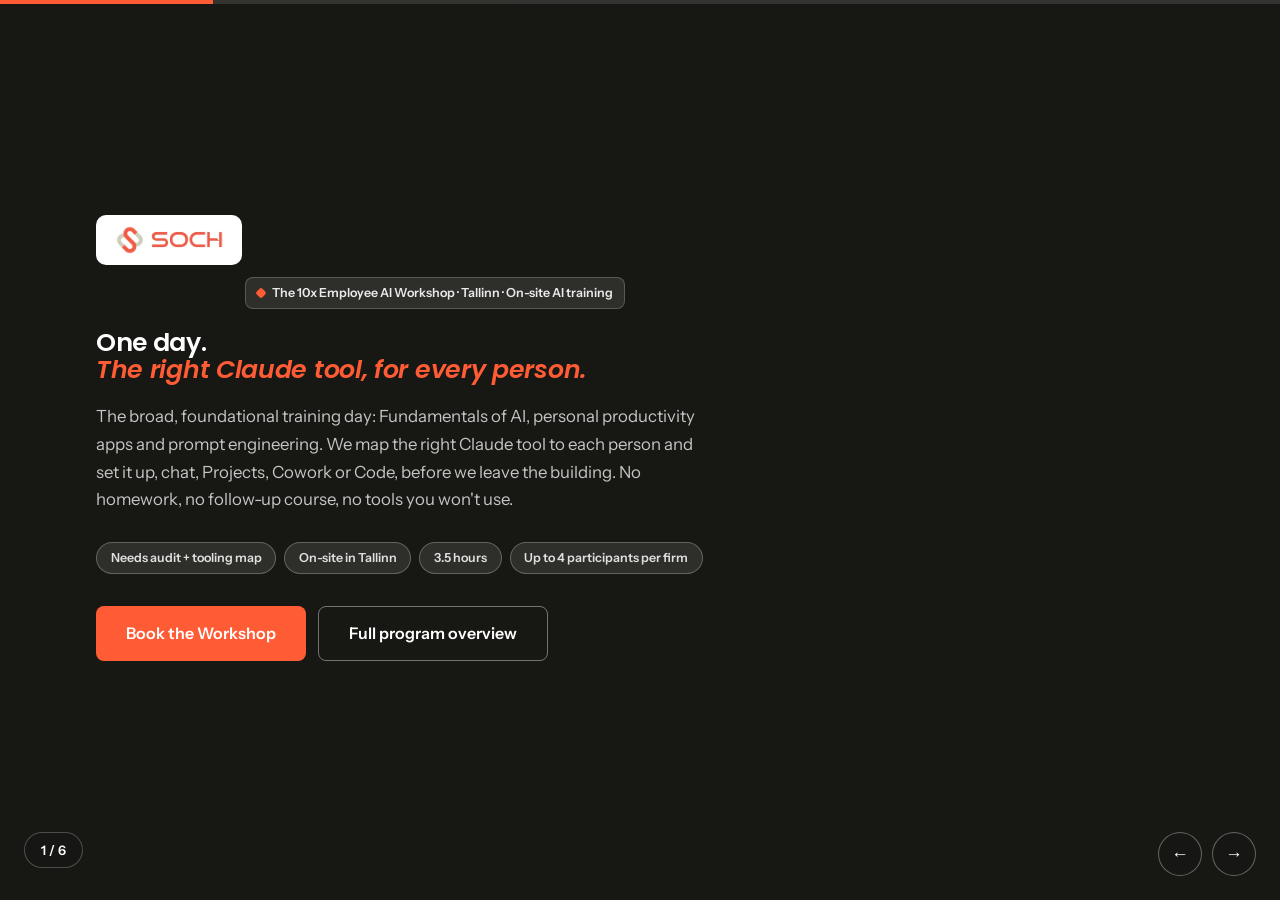
<file: ai-setup-day.html>
<!DOCTYPE html>
<html lang="en">
<head>
<meta charset="UTF-8">
<meta name="viewport" content="width=device-width, initial-scale=1.0">
<title>The 10x Employee AI Workshop, Soch</title>
<meta name="description" content="One on-site day in Tallinn. Claude.ai Team, Projects and Cowork set up across your team, connected to your files, first work delegated before we leave.">
<link rel="preconnect" href="https://fonts.googleapis.com">
<link rel="preconnect" href="https://fonts.gstatic.com" crossorigin>
<link rel="icon" href="/favicon.ico" sizes="any">
<link rel="icon" type="image/png" sizes="32x32" href="/assets/icon-32.png">
<link rel="icon" type="image/png" sizes="192x192" href="/assets/icon-192.png">
<link rel="apple-touch-icon" sizes="180x180" href="/assets/icon-180.png">
<link rel="canonical" href="https://academy.withsoch.com/ai-setup-day">

<!-- Link previews (WhatsApp, Slack, LinkedIn, iMessage). All URLs must stay absolute. -->
<meta property="og:type" content="website">
<meta property="og:site_name" content="Soch">
<meta property="og:url" content="https://academy.withsoch.com/ai-setup-day">
<meta property="og:title" content="The 10x Employee AI Workshop, Soch">
<meta property="og:description" content="One on-site day in Tallinn. Claude Team, Projects and Cowork set up across your team, first work delegated.">
<meta property="og:image" content="https://academy.withsoch.com/assets/og-image.png">
<meta property="og:image:secure_url" content="https://academy.withsoch.com/assets/og-image.png">
<meta property="og:image:type" content="image/png">
<meta property="og:image:width" content="1200">
<meta property="og:image:height" content="630">
<meta property="og:image:alt" content="Soch, the AI skills your team will actually use">
<meta name="twitter:card" content="summary_large_image">
<meta name="twitter:title" content="The 10x Employee AI Workshop, Soch">
<meta name="twitter:description" content="One on-site day in Tallinn. Claude Team, Projects and Cowork set up across your team, first work delegated.">
<meta name="twitter:image" content="https://academy.withsoch.com/assets/og-image.png">
<meta name="twitter:image:alt" content="Soch, the AI skills your team will actually use">

<link href="https://fonts.googleapis.com/css2?family=Instrument+Sans:ital,wght@0,400;0,500;0,600;1,400;1,500&family=Poppins:ital,wght@0,400;0,500;0,600;0,700;1,500;1,600;1,700&display=swap" rel="stylesheet">
<style>
:root{
  --brand:#ff5c35;--brand-dark:#e8431b;
  --ink:#1c2b26;--slate:#4c534f;--muted:#7a817d;
  --mist:#f6f2ea;--line:#e7e2d7;
  --forest:#103129;--charcoal:#171814;
  --white:#ffffff;
  --ease:cubic-bezier(0.22,1,0.36,1);
}
*{margin:0;padding:0;box-sizing:border-box}
html,body{height:100%;overflow:hidden}
body{font-family:'Instrument Sans',ui-sans-serif,system-ui,sans-serif;font-size:1.05rem;line-height:1.6;background:var(--charcoal);color:var(--slate);-webkit-font-smoothing:antialiased}
h1,h2,h3{font-family:'Poppins',system-ui,sans-serif;font-weight:600;letter-spacing:-0.012em;line-height:1.08;color:var(--ink)}
h1{font-size:clamp(2.2rem,1.4rem+3.2vw,4rem)}
h2{font-size:clamp(1.7rem,1.2rem+2vw,2.8rem)}
h3{font-size:clamp(1.1rem,1rem+0.4vw,1.4rem);font-weight:600}
img{display:block;max-width:100%}

/* progress bar */
#progress-track{position:fixed;top:0;left:0;height:4px;width:100%;background:rgba(255,255,255,.12);z-index:49}
#progress{position:fixed;top:0;left:0;height:4px;width:0;background:var(--brand);z-index:50;transition:width .4s var(--ease)}

/* slide deck */
.track{display:flex;height:100dvh;transition:transform .55s cubic-bezier(.65,0,.35,1)}
.slide{min-width:100%;height:100dvh;overflow-y:auto;display:flex;align-items:center;justify-content:center;padding:4rem 1.5rem 5.5rem}
.inner{max-width:68rem;width:100%}

/* slide themes */
.slide-dark{background:var(--charcoal);color:var(--white)}
.slide-dark h1,.slide-dark h2,.slide-dark h3{color:var(--white)}
.slide-forest{background:var(--forest);color:var(--white)}
.slide-forest h1,.slide-forest h2,.slide-forest h3{color:var(--white)}
.slide-light{background:var(--mist);color:var(--ink)}
.slide-white{background:var(--white);color:var(--ink)}

/* eyebrow */
.eyebrow{display:inline-flex;align-items:center;gap:.45rem;font-size:.78rem;font-weight:600;color:var(--ink);background:var(--white);border:1px solid var(--line);border-radius:8px;padding:.3rem .7rem;margin-bottom:1.25rem}
.eyebrow::before{content:'';width:.5rem;height:.5rem;border-radius:2px;background:var(--brand);transform:rotate(45deg);flex-shrink:0}
.slide-dark .eyebrow,.slide-forest .eyebrow{background:rgba(255,255,255,.1);border-color:rgba(255,255,255,.2);color:rgba(255,255,255,.9)}
.slide-dark .eyebrow::before,.slide-forest .eyebrow::before{background:var(--brand)}

.lead{font-size:clamp(1rem,.95rem+.28vw,1.15rem);line-height:1.65;color:var(--slate)}
.slide-dark .lead,.slide-forest .lead{color:rgba(255,255,255,.75)}

/* logo tile */
.logo-tile{display:inline-block;background:var(--white);border-radius:10px;padding:.625rem 1rem;margin-bottom:2rem}
.logo-tile img{height:30px;display:block}

/* brand accent */
.text-brand{color:var(--brand)}
.italic{font-style:italic}

/* chips */
.chips{display:flex;gap:.5rem;flex-wrap:wrap;margin-top:1.75rem}
.chip{display:inline-flex;align-items:center;font-size:.78rem;font-weight:600;color:var(--ink);background:var(--white);border:1px solid var(--line);border-radius:9999px;padding:.3rem .85rem}
.slide-dark .chip,.slide-forest .chip{color:rgba(255,255,255,.85);background:rgba(255,255,255,.1);border-color:rgba(255,255,255,.25)}

/* buttons */
.btn{display:inline-flex;align-items:center;font-size:.95rem;font-weight:600;padding:.72rem 1.5rem;border-radius:.5rem;text-decoration:none;border:none;cursor:pointer;transition:transform .15s,box-shadow .15s,background .2s}
.btn-primary{background:var(--brand);color:#fff}
.btn-primary:hover{background:var(--brand-dark);transform:translateY(-1px);box-shadow:0 8px 20px -4px rgba(255,92,53,.35)}
.btn-outline-light{background:transparent;color:#fff;border:1.5px solid rgba(255,255,255,.4)}
.btn-outline-light:hover{background:rgba(255,255,255,.1)}
.btn-dark{background:var(--ink);color:#fff}
.btn-dark:hover{background:#33403b;transform:translateY(-1px)}
.btn-lg{padding:.875rem 1.875rem;font-size:1rem}
.ctas{display:flex;gap:.75rem;flex-wrap:wrap;margin-top:2rem}

/* rule */
.rule{border-top:1px dashed var(--line);margin:1.25rem 0}
.slide-dark .rule,.slide-forest .rule{border-color:rgba(255,255,255,.15)}

/* grid */
.g2{display:grid;gap:1.25rem;grid-template-columns:repeat(auto-fit,minmax(260px,1fr));margin-top:2rem}
.g3{display:grid;gap:1.25rem;grid-template-columns:repeat(auto-fit,minmax(220px,1fr));margin-top:2rem}
.g4{display:grid;gap:1.25rem;grid-template-columns:repeat(auto-fit,minmax(190px,1fr));margin-top:2rem}

/* cards */
.card{background:var(--white);border:1px solid var(--line);border-radius:.875rem;padding:1.5rem}
.slide-dark .card,.slide-forest .card{background:rgba(255,255,255,.07);border-color:rgba(255,255,255,.15)}
.card h3{color:var(--ink);margin-bottom:.5rem}
.slide-dark .card h3,.slide-forest .card h3{color:#fff}
.card p{font-size:.9rem;color:var(--slate)}
.slide-dark .card p,.slide-forest .card p{color:rgba(255,255,255,.7)}

/* big stat */
.big{font-family:'Poppins',system-ui,sans-serif;font-weight:600;font-size:clamp(2.5rem,4vw,3.5rem);color:var(--brand);line-height:1;margin-bottom:.5rem}

/* price */
.price-big{font-family:'Poppins',system-ui,sans-serif;font-weight:600;font-size:clamp(2.8rem,5vw,4rem);color:var(--brand);line-height:1;margin:1.5rem 0 .5rem}

/* check list */
.check{list-style:none;margin-top:1.25rem}
.check li{display:flex;align-items:flex-start;gap:.65rem;font-size:.95rem;color:var(--slate);padding:.35rem 0}
.slide-dark .check li,.slide-forest .check li{color:rgba(255,255,255,.8)}
.check li::before{content:'';flex-shrink:0;width:.85rem;height:.5rem;margin-top:.45rem;transform:rotate(-45deg);border-left:2.5px solid var(--brand);border-bottom:2.5px solid var(--brand)}

/* timeline */
.timeline{display:flex;flex-wrap:wrap;gap:0;margin-top:2rem}
.tstep{flex:1 1 160px;position:relative;padding:0 1.25rem 0 0;margin-bottom:1.75rem}
.tstep .dot{width:1rem;height:1rem;border-radius:50%;background:var(--brand);margin-bottom:1rem;position:relative;z-index:2}
.tstep::before{content:'';position:absolute;top:.45rem;left:1rem;right:0;height:2px;background:rgba(255,255,255,.2)}
.tstep:last-child::before{display:none}
.tstep .tw{font-family:'Instrument Sans',sans-serif;font-weight:700;color:var(--brand);font-size:.9rem;margin-bottom:.25rem}
.tstep h3{font-size:1rem;margin-bottom:.3rem;color:#fff;font-family:'Instrument Sans',sans-serif;font-weight:600}
.tstep p{font-size:.85rem;color:rgba(255,255,255,.65)}
.slide-light .tstep h3{color:var(--ink)}
.slide-light .tstep::before{background:var(--line)}
.slide-white .tstep h3{color:var(--ink)}
.slide-white .tstep::before{background:var(--line)}

/* HUD */
.hud{position:fixed;bottom:1.5rem;right:1.5rem;display:flex;gap:.625rem;z-index:60}
.hud button{width:2.75rem;height:2.75rem;border-radius:50%;border:1.5px solid rgba(244,243,237,.35);background:rgba(23,24,20,.7);color:#fff;font-size:1.1rem;cursor:pointer;display:flex;align-items:center;justify-content:center;transition:background .15s,border-color .15s;backdrop-filter:blur(6px)}
.hud button:hover{background:var(--brand);border-color:var(--brand)}
#counter{position:fixed;bottom:2rem;left:1.5rem;z-index:60;font-family:'Instrument Sans',sans-serif;font-weight:600;font-size:.82rem;color:#fff;background:rgba(23,24,20,.7);border:1.5px solid rgba(244,243,237,.25);padding:.4rem 1rem;border-radius:9999px;backdrop-filter:blur(6px)}

@media(max-width:640px){.slide{padding:3.5rem 1.25rem 6rem}.hud button{width:2.5rem;height:2.5rem}}
</style>
</head>
<body>

<div id="progress-track"></div>
<div id="progress"></div>

<div class="track" id="track">

  <!-- 1 · HERO -->
  <section class="slide slide-dark">
    <div class="inner">
      <div class="logo-tile"><img src="assets/logo-lockup.png" alt="Soch"></div>
      <span class="eyebrow">The 10x Employee AI Workshop · Tallinn · On-site AI training</span>
      <h1>One day.<br><em class="italic text-brand">The right Claude tool, for every person.</em></h1>
      <p class="lead" style="margin-top:1.25rem;max-width:38rem">The broad, foundational training day: Fundamentals of AI, personal productivity apps and prompt engineering. We map the right Claude tool to each person and set it up, chat, Projects, Cowork or Code, before we leave the building. No homework, no follow-up course, no tools you won't use.</p>
      <div class="chips">
        <span class="chip">Needs audit + tooling map</span>
        <span class="chip">On-site in Tallinn</span>
        <span class="chip">3.5 hours</span>
        <span class="chip">Up to 4 participants per firm</span>
      </div>
      <div class="ctas">
        <a class="btn btn-primary btn-lg" href="./#enquire">Book the Workshop</a>
        <a class="btn btn-outline-light btn-lg" href="./#program">Full program overview</a>
      </div>
    </div>
  </section>

  <!-- 2 · THE PROBLEM -->
  <section class="slide slide-light">
    <div class="inner">
      <span class="eyebrow">The gap</span>
      <h2>Everyone's tried it. Almost no firm has it <em class="italic text-brand">installed.</em></h2>
      <p class="lead" style="margin-top:1.25rem;max-width:42rem">Your team has used ChatGPT in a browser tab. That's not firm capability. It's not connected to your email, your drive, your client files, so it can't do the actual work. The Workshop closes that gap in a single session.</p>
      <div class="g3" style="margin-top:2rem">
        <div class="card"><h3>The browser-tab problem</h3><p>Isolated sessions, no context, no memory. Every conversation starts from zero. AI as a party trick, not a productivity layer.</p></div>
        <div class="card"><h3>What we set up instead</h3><p>The tool each person's work actually needs, chat, a Project that knows your firm, Cowork for multi-step jobs, Code for the technical lead, set up on their real work.</p></div>
        <div class="card"><h3>By end of day</h3><p>Every person leaves with a setup matched to their role, and at least one real task running on their actual workload.</p></div>
      </div>
    </div>
  </section>

  <!-- 3 · WHAT HAPPENS -->
  <section class="slide slide-white">
    <div class="inner">
      <span class="eyebrow">The day</span>
      <h2>3.5 hours. Five blocks.</h2>
      <p class="lead" style="margin-top:1rem;max-width:40rem">The session runs on-site at your office in Tallinn. Here's exactly how the 3.5 hours are structured:</p>
      <div class="timeline" style="margin-top:2rem">
        <div class="tstep"><div class="dot"></div><div class="tw">30 min</div><h3>Tooling map</h3><p>We walk the audit findings and confirm which Claude tool each person gets, and why</p></div>
        <div class="tstep"><div class="dot"></div><div class="tw">90 min</div><h3>Setup</h3><p>The recommended tools set up per person, Claude.ai Team, Projects configured with your firm's context, Cowork connected to files where it fits</p></div>
        <div class="tstep"><div class="dot"></div><div class="tw">30 min</div><h3>Demo</h3><p>Live run on your firm's real documents, chat, a Project, and a Cowork task delegated end to end, not a generic example</p></div>
        <div class="tstep"><div class="dot"></div><div class="tw">30 min</div><h3>Q&amp;A</h3><p>Every "would it work for…?" answered hands-on, on your live setup</p></div>
        <div class="tstep"><div class="dot"></div><div class="tw">30 min</div><h3>Wrap</h3><p>Next steps per person, and what to build first as a firm</p></div>
      </div>
      <p class="lead" style="margin-top:1.5rem;max-width:42rem;font-size:0.95rem"><b>Before the day (Week 0):</b> a short remote audit, about 20 minutes per department, included, so we arrive with your tooling map already built and the 3.5 hours go entirely to setup, not discovery.</p>
    </div>
  </section>

  <!-- 4 · WHAT GETS INSTALLED -->
  <section class="slide slide-forest">
    <div class="inner">
      <span class="eyebrow">What you leave with</span>
      <h2>Connected, configured, <em class="italic text-brand">running.</em></h2>
      <p class="lead" style="margin-top:1rem;max-width:40rem">Every person on the session leaves with all of this installed and working:</p>
      <div class="g2" style="margin-top:1.75rem">
        <div class="card">
          <h3>Claude.ai Team, every person</h3>
          <ul class="check">
            <li>Claude.ai Team accounts set up and configured per person</li>
            <li>Claude Projects loaded with your firm's templates, tone guide and SOPs</li>
            <li>First use on your firm's real work before the day ends</li>
          </ul>
        </div>
        <div class="card">
          <h3>Google Workspace, connected</h3>
          <ul class="check">
            <li>Gmail, drafts, summaries, triage</li>
            <li>Drive, document context and handling</li>
            <li>Sheets, data extraction and reporting</li>
            <li>Calendar, scheduling and briefings</li>
          </ul>
        </div>
        <div class="card">
          <h3>Claude Cowork, delegating</h3>
          <ul class="check">
            <li>Cowork installed and connected to your files and folders</li>
            <li>First real, multi-step task delegated and running on your own work</li>
            <li>Your team knows how to hand off work and pick up the result, no dependency on Soch</li>
          </ul>
        </div>
        <div class="card">
          <h3>AI use policy</h3>
          <ul class="check">
            <li>Data-handling walkthrough, client files, confidentiality, Anthropic's data policy</li>
            <li>Hallucination protocol, when and how to verify AI outputs</li>
            <li>One-page AI use policy for the firm to adopt</li>
          </ul>
        </div>
      </div>
    </div>
  </section>

  <!-- 5 · WHO IT'S FOR -->
  <section class="slide slide-light">
    <div class="inner">
      <span class="eyebrow">Who this is for</span>
      <h2>One day works when you need a <em class="italic text-brand">foundation fast.</em></h2>
      <div class="g2" style="margin-top:2rem">
        <div>
          <h3 style="margin-bottom:1rem">This is the right track if…</h3>
          <ul class="check">
            <li>You want your whole team trained on AI in a single day</li>
            <li>You want every person set up in a single day, not phased over weeks</li>
            <li>You're on Google Workspace (Drive, Gmail, Calendar, Sheets)</li>
            <li>You want the decision-maker in the room, not watching slides</li>
            <li>You want a foundation you can build on, not a course to complete</li>
          </ul>
        </div>
        <div>
          <h3 style="margin-bottom:1rem">You might want the Sprint instead if…</h3>
          <ul class="check">
            <li>You want each department's real workflows implemented, not just the team trained</li>
            <li>You want each function to have its own Skills and Cowork workflows built, not just use Claude</li>
            <li>You want a demo day and internal ownership structure at the end</li>
          </ul>
          <div class="rule"></div>
          <p style="font-size:.9rem;color:var(--slate)">We'll recommend the right track on the scoping call. Both start with the same foundation day.</p>
        </div>
      </div>
    </div>
  </section>

  <!-- 7 · NEXT STEP -->
  <section class="slide slide-forest">
    <div class="inner" style="text-align:center;max-width:44rem">
      <span class="eyebrow">Get started</span>
      <h2>Book a 30-minute scoping call.<br><em class="italic text-brand">No commitment required.</em></h2>
      <p class="lead" style="margin-top:1.25rem">We'll confirm the Workshop is the right fit, agree the scope, and set a date in Tallinn. No obligation, if we think the Sprint is better for your size, we'll say so on the call.</p>
      <div class="ctas" style="justify-content:center;margin-top:2rem">
        <a class="btn btn-primary btn-lg" href="./#enquire">Book a scoping call</a>
        <a class="btn btn-outline-light btn-lg" href="./">Back to full site</a>
      </div>
      <p style="margin-top:1.5rem;font-size:.85rem;color:rgba(255,255,255,.45)">info@withsoch.com · Tallinn, Estonia</p>
    </div>
  </section>

</div><!-- /track -->

<div id="counter">1 / 7</div>
<div class="hud">
  <button id="prev" aria-label="Previous slide">&#8592;</button>
  <button id="next" aria-label="Next slide">&#8594;</button>
</div>

<script>
(function(){
  var track=document.getElementById('track');
  var slides=track.querySelectorAll('.slide');
  var total=slides.length;
  var cur=0;
  var prog=document.getElementById('progress');
  var counter=document.getElementById('counter');

  function go(n){
    cur=Math.max(0,Math.min(total-1,n));
    track.style.transform='translateX(-'+cur*100+'%)';
    prog.style.width=(((cur+1)/total)*100)+'%';
    counter.textContent=(cur+1)+' / '+total;
  }
  go(0);

  document.getElementById('next').addEventListener('click',function(){go(cur+1);});
  document.getElementById('prev').addEventListener('click',function(){go(cur-1);});

  document.addEventListener('keydown',function(e){
    if(e.key==='ArrowRight'||e.key==='ArrowDown')go(cur+1);
    if(e.key==='ArrowLeft'||e.key==='ArrowUp')go(cur-1);
    if(e.key==='f'||e.key==='F'){if(!document.fullscreenElement)document.documentElement.requestFullscreen();else document.exitFullscreen();}
  });

  var tx=0;
  document.addEventListener('touchstart',function(e){tx=e.touches[0].clientX;},{passive:true});
  document.addEventListener('touchend',function(e){
    var dx=e.changedTouches[0].clientX-tx;
    if(Math.abs(dx)>50){go(dx<0?cur+1:cur-1);}
  },{passive:true});
})();
</script>
</body>
</html>
</file>
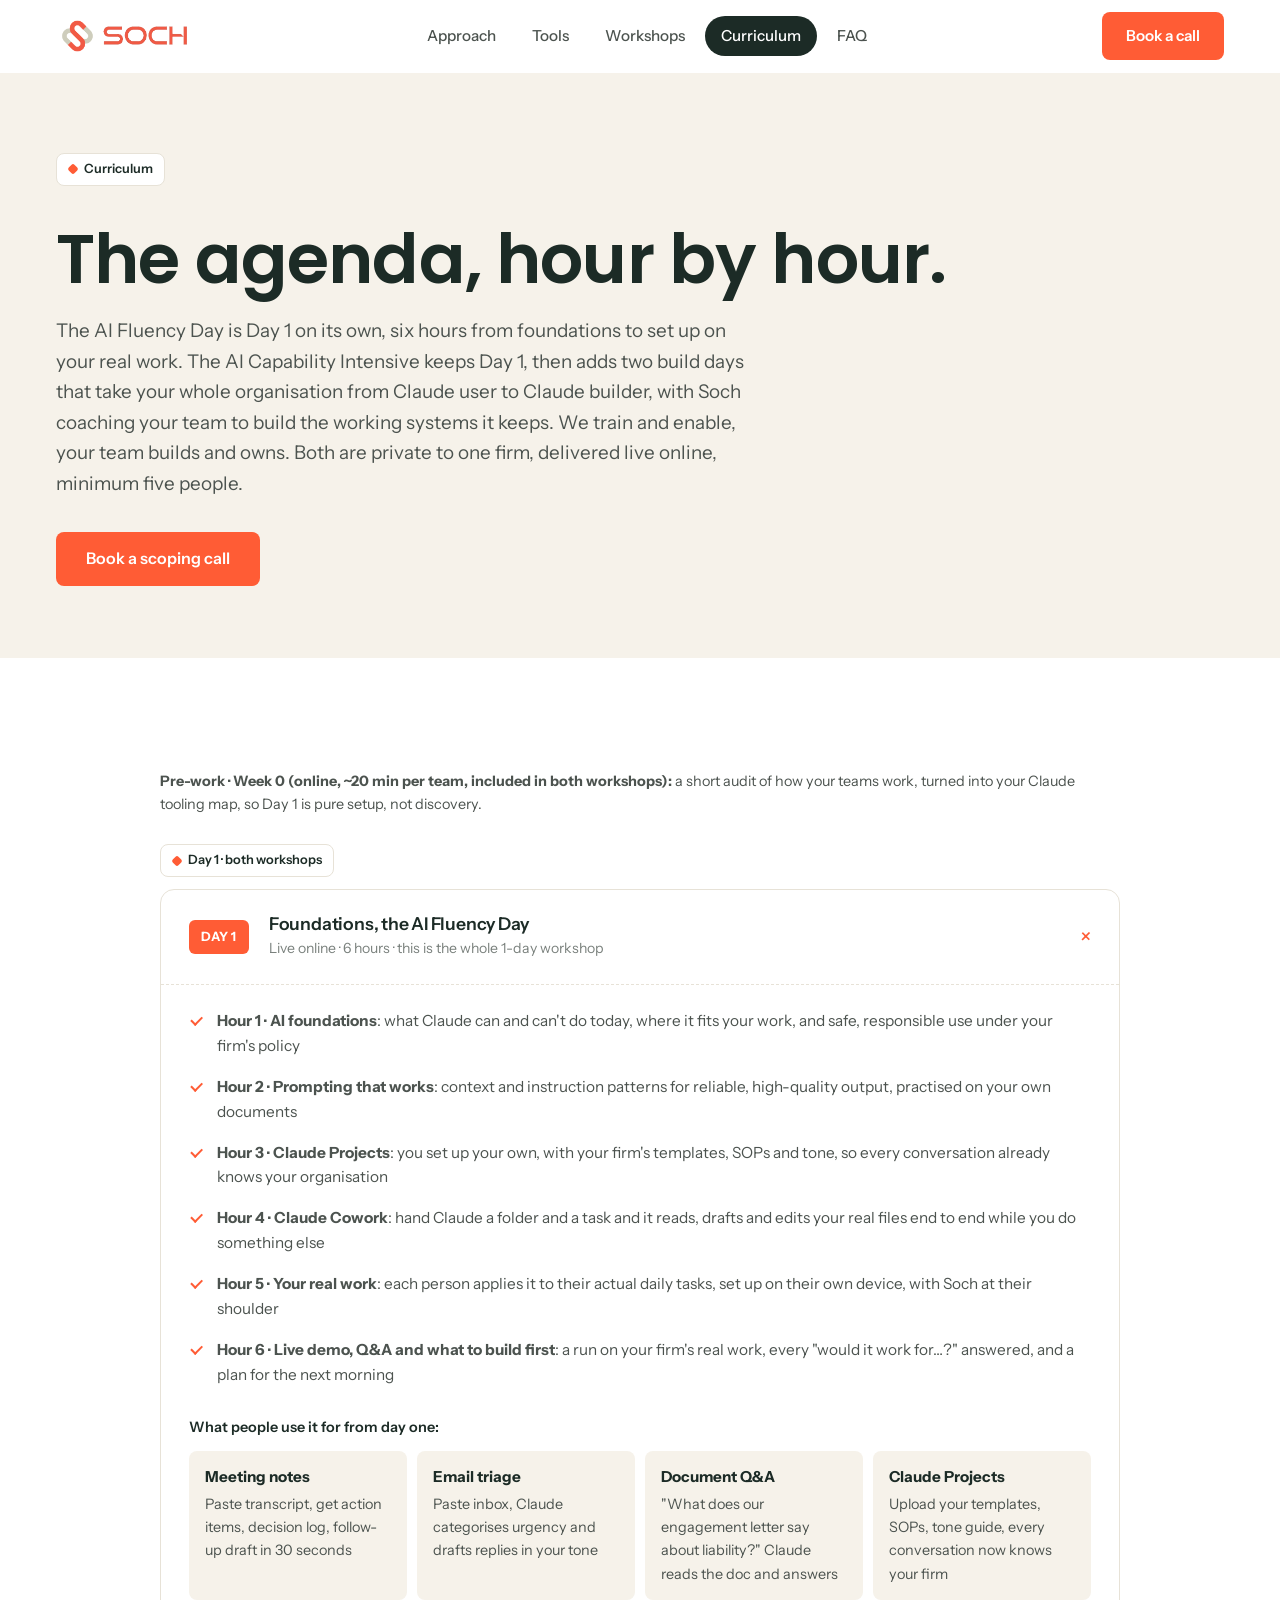
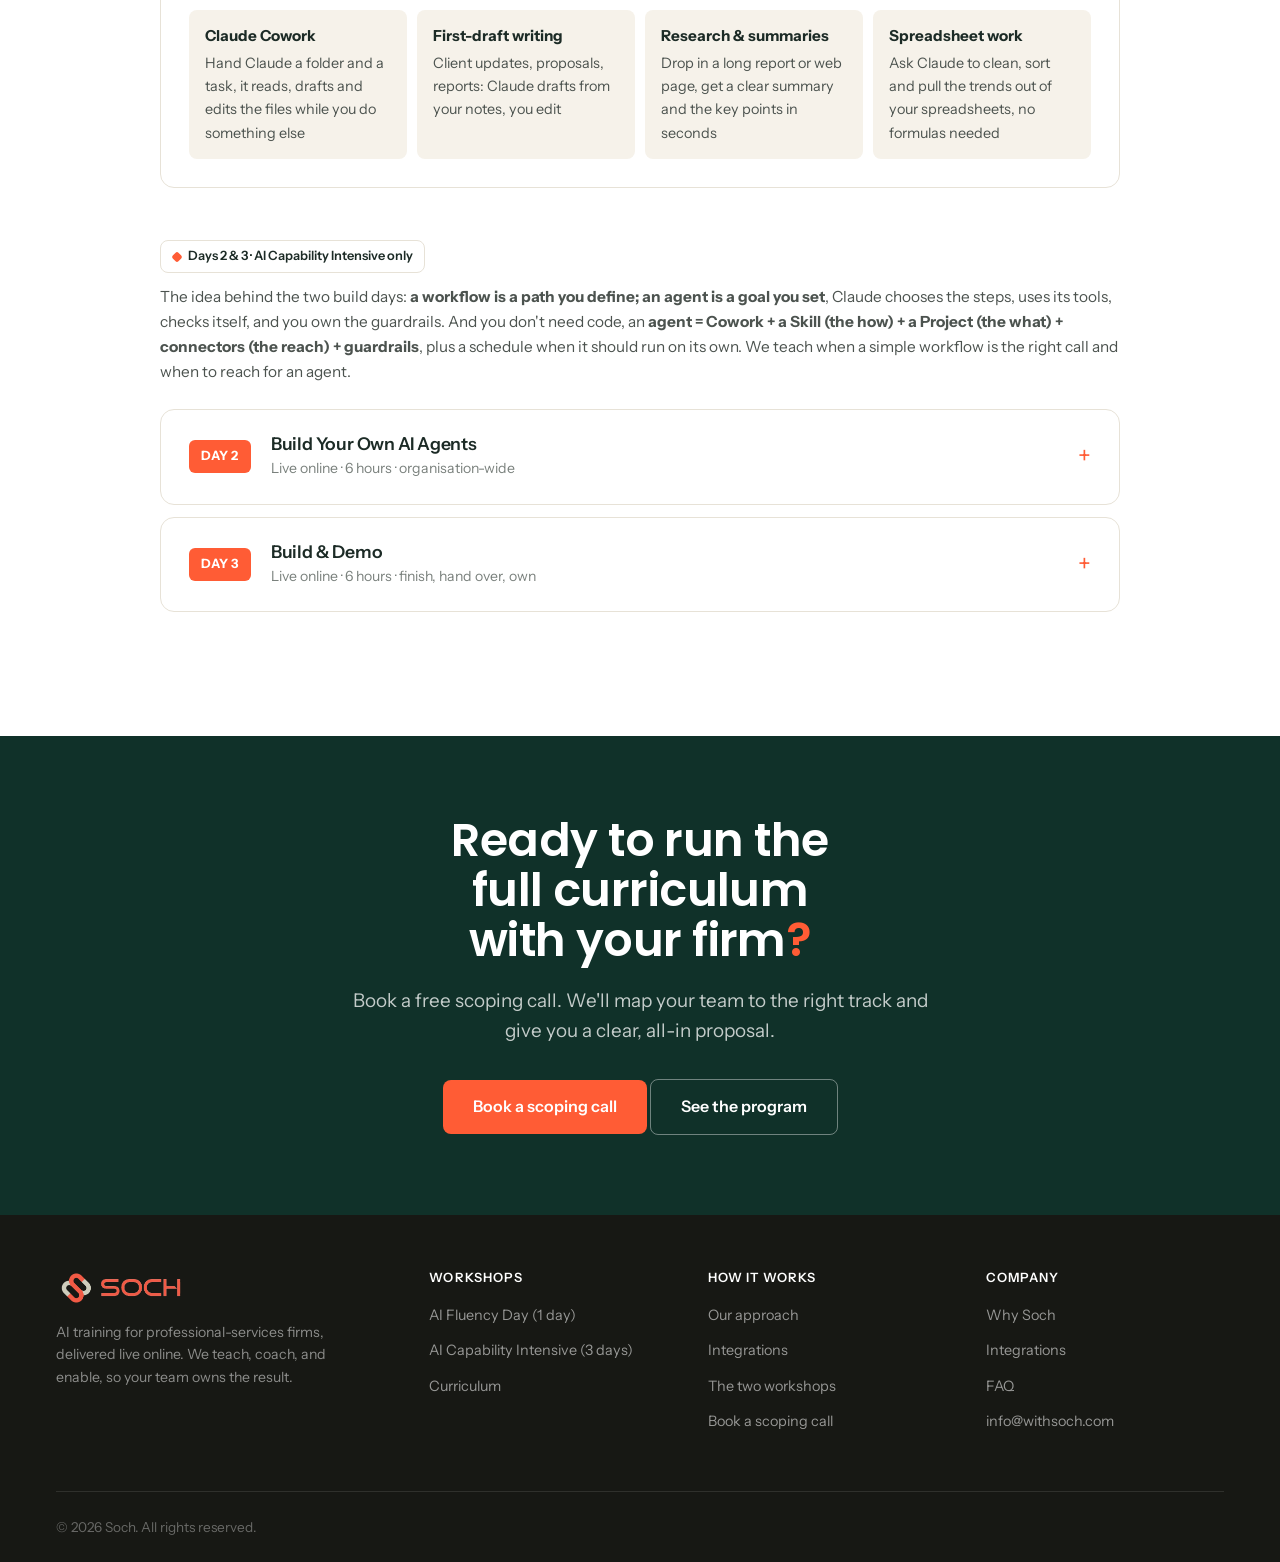
<file: curriculum.html>
<!DOCTYPE html>
<html lang="en">
<head>
<meta charset="UTF-8">
<meta name="viewport" content="width=device-width, initial-scale=1.0">
<title>Curriculum, Soch Claude Adoption Program</title>
<meta name="description" content="The full Soch curriculum: the one-day AI Fluency Day agenda hour by hour, and the three-day AI Capability Intensive, foundations plus two hands-on build days. Private, delivered live online.">
<link rel="preconnect" href="https://fonts.googleapis.com">
<link rel="preconnect" href="https://fonts.gstatic.com" crossorigin>
<link rel="icon" href="/favicon.ico" sizes="any">
<link rel="icon" type="image/png" sizes="32x32" href="/assets/icon-32.png">
<link rel="icon" type="image/png" sizes="192x192" href="/assets/icon-192.png">
<link rel="apple-touch-icon" sizes="180x180" href="/assets/icon-180.png">
<link rel="canonical" href="https://academy.withsoch.com/curriculum">

<!-- Link previews (WhatsApp, Slack, LinkedIn, iMessage). All URLs must stay absolute. -->
<meta property="og:type" content="website">
<meta property="og:site_name" content="Soch">
<meta property="og:url" content="https://academy.withsoch.com/curriculum">
<meta property="og:title" content="Curriculum, Soch Claude Adoption Program">
<meta property="og:description" content="The AI Fluency Day hour by hour, plus the three-day Capability Intensive: foundations and two hands-on build days.">
<meta property="og:image" content="https://academy.withsoch.com/assets/og-image.png">
<meta property="og:image:secure_url" content="https://academy.withsoch.com/assets/og-image.png">
<meta property="og:image:type" content="image/png">
<meta property="og:image:width" content="1200">
<meta property="og:image:height" content="630">
<meta property="og:image:alt" content="Soch, the AI skills your team will actually use">
<meta name="twitter:card" content="summary_large_image">
<meta name="twitter:title" content="Curriculum, Soch Claude Adoption Program">
<meta name="twitter:description" content="The AI Fluency Day hour by hour, plus the three-day Capability Intensive: foundations and two hands-on build days.">
<meta name="twitter:image" content="https://academy.withsoch.com/assets/og-image.png">
<meta name="twitter:image:alt" content="Soch, the AI skills your team will actually use">

<link rel="stylesheet" href="assets/soch.css">
</head>
<body>

<header class="site-header" id="site-header">
  <div class="container">
    <div class="nav-inner">
      <a class="nav-logo" href="./" aria-label="Soch home"><img src="assets/logo-lockup.png" alt="Soch"></a>
      <nav class="nav-links" aria-label="Main">
        <a href="./#how">Approach</a>
        <a href="./#tools">Tools</a>
        <a href="./#program">Workshops</a>
        <a class="active" href="curriculum">Curriculum</a>
        <a href="./#faq">FAQ</a>
      </nav>
      <div class="nav-cta">
        <a class="btn btn-primary" href="./#enquire">Book a call</a>
      </div>
      <button class="nav-hamburger" id="hamburger" aria-label="Open menu" aria-expanded="false">&#9776;</button>
    </div>
  </div>
  <div class="mobile-menu" id="mobile-menu">
    <a href="./#how">Approach</a>
    <a href="./#tools">Tools</a>
    <a href="./#program">Workshops</a>
    <a href="curriculum">Curriculum</a>
    <a href="./#faq">FAQ</a>
    <a class="btn btn-primary" href="./#enquire">Book a call</a>
  </div>
</header>

<!-- HERO -->
<section class="hero bg-mist" id="top">
  <div class="container">
    <span class="eyebrow fade-up">Curriculum</span>
    <h1 class="fade-up" data-delay="1" style="margin-top:1rem">The agenda, hour by hour.</h1>
    <p class="lead fade-up" data-delay="2" style="max-width:44rem;margin-top:1.25rem">The AI Fluency Day is Day 1 on its own, six hours from foundations to set up on your real work. The AI Capability Intensive keeps Day 1, then adds two build days that take your whole organisation from Claude user to Claude builder, with Soch coaching your team to build the working systems it keeps. We train and enable, your team builds and owns. Both are private to one firm, delivered live online, minimum five people.</p>
    <div class="ctas fade-up" data-delay="3">
      <a class="btn btn-primary btn-lg" href="./#enquire">Book a scoping call</a>
    </div>
  </div>
</section>

<!-- MODULES -->
<section class="bg-white">
  <div class="container">
    <div style="max-width:60rem;margin:0 auto">
      <p id="prework" style="margin:0 0 1.75rem;font-size:0.9rem;color:var(--slate);scroll-margin-top:90px"><b>Pre-work · Week 0 (online, ~20 min per team, included in both workshops):</b> a short audit of how your teams work, turned into your Claude tooling map, so Day 1 is pure setup, not discovery.</p>

      <p class="eyebrow" style="margin:0 0 0.75rem">Day 1 · both workshops</p>
      <details class="module fade-up" id="day1" style="scroll-margin-top:90px" open>
        <summary><span class="module-num">DAY 1</span><div class="module-title"><h3>Foundations, the AI Fluency Day</h3><p>Live online · 6 hours · this is the whole 1-day workshop</p></div><span class="module-plus">+</span></summary>
        <div class="module-body">
          <ul>
            <li><b>Hour 1 · AI foundations</b>: what Claude can and can't do today, where it fits your work, and safe, responsible use under your firm's policy</li>
            <li><b>Hour 2 · Prompting that works</b>: context and instruction patterns for reliable, high-quality output, practised on your own documents</li>
            <li><b>Hour 3 · Claude Projects</b>: you set up your own, with your firm's templates, SOPs and tone, so every conversation already knows your organisation</li>
            <li><b>Hour 4 · Claude Cowork</b>: hand Claude a folder and a task and it reads, drafts and edits your real files end to end while you do something else</li>
            <li><b>Hour 5 · Your real work</b>: each person applies it to their actual daily tasks, set up on their own device, with Soch at their shoulder</li>
            <li><b>Hour 6 · Live demo, Q&amp;A and what to build first</b>: a run on your firm's real work, every "would it work for…?" answered, and a plan for the next morning</li>
          </ul>
          <p style="margin-top:1.25rem;font-size:0.9rem;font-weight:600;color:var(--ink)">What people use it for from day one:</p>
          <div class="deps-grid" style="margin-top:0.75rem">
            <div class="dep-item"><b>Meeting notes</b>Paste transcript, get action items, decision log, follow-up draft in 30 seconds</div>
            <div class="dep-item"><b>Email triage</b>Paste inbox, Claude categorises urgency and drafts replies in your tone</div>
            <div class="dep-item"><b>Document Q&amp;A</b>"What does our engagement letter say about liability?" Claude reads the doc and answers</div>
            <div class="dep-item"><b>Claude Projects</b>Upload your templates, SOPs, tone guide, every conversation now knows your firm</div>
            <div class="dep-item"><b>Claude Cowork</b>Hand Claude a folder and a task, it reads, drafts and edits the files while you do something else</div>
            <div class="dep-item"><b>First-draft writing</b>Client updates, proposals, reports: Claude drafts from your notes, you edit</div>
            <div class="dep-item"><b>Research &amp; summaries</b>Drop in a long report or web page, get a clear summary and the key points in seconds</div>
            <div class="dep-item"><b>Spreadsheet work</b>Ask Claude to clean, sort and pull the trends out of your spreadsheets, no formulas needed</div>
          </div>
        </div>
      </details>

      <p class="eyebrow" style="margin:2.5rem 0 0.75rem">Days 2 &amp; 3 · AI Capability Intensive only</p>

      <p style="max-width:60rem;margin:0 0 1.5rem;font-size:0.96rem;color:var(--slate)">The idea behind the two build days: <b>a workflow is a path you define; an agent is a goal you set</b>, Claude chooses the steps, uses its tools, checks itself, and you own the guardrails. And you don't need code, an <b>agent = Cowork + a Skill (the how) + a Project (the what) + connectors (the reach) + guardrails</b>, plus a schedule when it should run on its own. We teach when a simple workflow is the right call and when to reach for an agent.</p>

      <details class="module fade-up" id="day2" style="scroll-margin-top:90px">
        <summary><span class="module-num">DAY 2</span><div class="module-title"><h3>Build Your Own AI Agents</h3><p>Live online · 6 hours · organisation-wide</p></div><span class="module-plus">+</span></summary>
        <div class="module-body">
          <p style="margin-top:1rem;font-size:0.96rem;color:var(--slate)">Working together as one organisation, your team picks the highest-value, most repetitive work across the business, then Soch coaches everyone to build real AI agents for it, hands-on over live video. Soch coaches; your people do the building, so everything is theirs to keep and extend.</p>
          <ul>
            <li><b>Hour 1 · Opportunity map</b>: list where AI saves the most time across the business, then pick the 3–5 shared jobs worth building</li>
            <li><b>Hour 2 · Agent or workflow? Design each one</b>: decide the right shape, map each to Project, Skill, Cowork and connectors, and define its goal, guardrails and human checkpoints</li>
            <li><b>Hour 3 · Build shared Projects &amp; knowledge</b>: the "what your agent knows" layer, loaded with your organisation's context, templates and knowledge base</li>
            <li><b>Hour 4 · Build reusable Skills</b>: capture your output formats, tone and standard operating procedures as Skills, so quality is consistent for everyone</li>
            <li><b>Hour 5 · Build your first agents</b>: assemble Cowork + Skill + Project + connectors into agents that run on your real files, then steer and verify</li>
            <li><b>Hour 6 · Connect &amp; test end to end</b>: wire connectors and MCP into the tools your firm already runs, Google Workspace, Slack, your CRM, and run everything on real work</li>
          </ul>
        </div>
      </details>
      <details class="module fade-up" id="day3" style="scroll-margin-top:90px">
        <summary><span class="module-num">DAY 3</span><div class="module-title"><h3>Build &amp; Demo</h3><p>Live online · 6 hours · finish, hand over, own</p></div><span class="module-plus">+</span></summary>
        <div class="module-body">
          <ul>
            <li><b>Hour 1 · Harden the build</b>: edge cases, checks and a "check before you send" step baked into each agent, then stress-test it so it holds up</li>
            <li><b>Hour 2 · Advanced agent patterns</b>: where the work earns it, add subagents, scheduled autonomous agents, or the Claude Agent SDK for your technical staff</li>
            <li><b>Hour 3 · Governance &amp; safe use</b>: what must not be automated, data handling, approval gates, and a one-page AI-use policy the team signs off</li>
            <li><b>Hour 4 · Package &amp; document</b>: assemble the handover pack, every prompt, Project, Skill and agent, written so anyone can run it</li>
            <li><b>Hour 5 · Demo hour</b>: your team demos what it built to the whole firm; every agent gets a <b>named internal owner</b>, accountability not enthusiasm, and <b>one simple success metric</b></li>
            <li><b>Hour 6 · Rollout &amp; enablement</b>: a 30/60/90-day plan to roll the agents out to the rest of the firm, onboard new joiners, and keep building without us</li>
          </ul>
        </div>
      </details>
    </div>
  </div>
</section>

<!-- CTA BAND -->
<section class="cta-band" style="padding:5rem 0">
  <div class="container">
    <div class="fade-up" style="max-width:40rem;margin:0 auto;text-align:center">
      <h2 style="color:#fff">Ready to run the full curriculum with your firm<span style="color:var(--brand)">?</span></h2>
      <p class="lead" style="color:rgba(255,255,255,.75);margin-top:1.25rem">Book a free scoping call. We'll map your team to the right track and give you a clear, all-in proposal.</p>
      <div class="ctas" style="justify-content:center;margin-top:2rem">
        <a class="btn btn-primary btn-lg" href="./#enquire">Book a scoping call</a>
        <a class="btn btn-ghost-light btn-lg" href="./#program">See the program</a>
      </div>
    </div>
  </div>
</section>

<!-- FOOTER -->
<footer class="site-footer">
  <div class="container">
    <div class="footer-cols">
      <div class="footer-brand">
        <img src="assets/logo-lockup.png" alt="Soch">
        <p>AI training for professional-services firms, delivered live online. We teach, coach, and enable, so your team owns the result.</p>
      </div>
      <div class="footer-col">
        <h4>Workshops</h4>
        <ul>
          <li><a href="./#program">AI Fluency Day (1 day)</a></li>
          <li><a href="./#program">AI Capability Intensive (3 days)</a></li>
          <li><a href="curriculum">Curriculum</a></li>
        </ul>
      </div>
      <div class="footer-col">
        <h4>How it works</h4>
        <ul>
          <li><a href="./#how">Our approach</a></li>
          <li><a href="./#tools">Integrations</a></li>
          <li><a href="./#program">The two workshops</a></li>
          <li><a href="./#enquire">Book a scoping call</a></li>
        </ul>
      </div>
      <div class="footer-col">
        <h4>Company</h4>
        <ul>
          <li><a href="./#whysoch">Why Soch</a></li>
          <li><a href="./#tools">Integrations</a></li>
          <li><a href="./#faq">FAQ</a></li>
          <li><a href="mailto:info@withsoch.com">info@withsoch.com</a></li>
        </ul>
      </div>
    </div>
    <div class="footer-bottom">
      <p>© 2026 Soch. All rights reserved.</p>
    </div>
  </div>
</footer>

<script>
(function(){
  var hdr=document.getElementById('site-header');
  function onScroll(){ hdr.classList.toggle('scrolled',window.scrollY>12); }
  onScroll();
  window.addEventListener('scroll',onScroll,{passive:true});

  var btn=document.getElementById('hamburger'),menu=document.getElementById('mobile-menu');
  btn.addEventListener('click',function(){
    var open=menu.classList.toggle('open');
    btn.setAttribute('aria-expanded',open);
    btn.innerHTML=open?'&#10005;':'&#9776;';
  });
  menu.addEventListener('click',function(e){if(e.target.tagName==='A'){menu.classList.remove('open');btn.innerHTML='&#9776;';}});

  var io=new IntersectionObserver(function(entries){
    entries.forEach(function(e){if(e.isIntersecting){e.target.classList.add('visible');io.unobserve(e.target);}});
  },{threshold:0.1,rootMargin:'0px 0px -40px 0px'});
  document.querySelectorAll('.fade-up').forEach(function(el){io.observe(el);});

  // Open and scroll to the day/section named in the URL hash (e.g. /curriculum#day2)
  function openFromHash(){
    var id=(location.hash||'').replace('#','');
    if(!id) return;
    var el=document.getElementById(id);
    if(!el) return;
    if(el.tagName==='DETAILS') el.open=true;
    el.scrollIntoView({behavior:'smooth',block:'start'});
  }
  window.addEventListener('hashchange',openFromHash);
  openFromHash();
})();
</script>
</body>
</html>
</file>
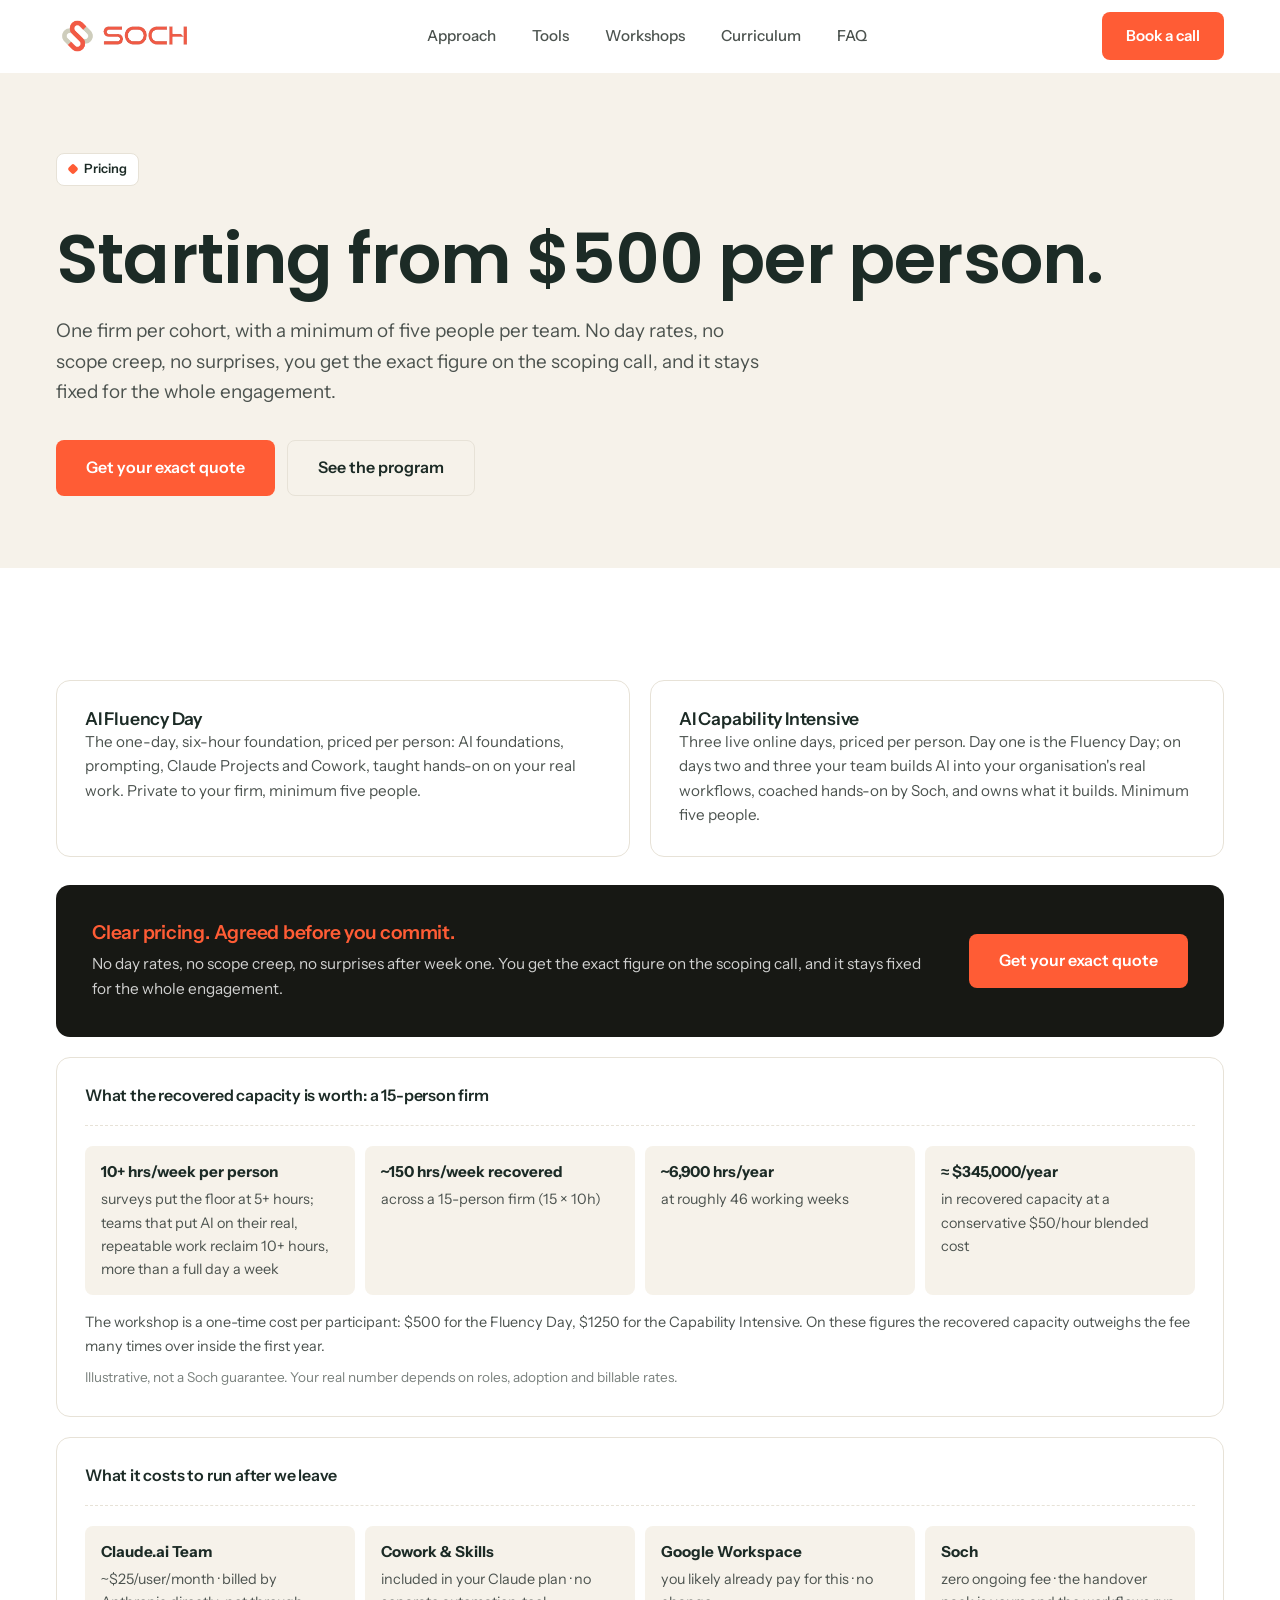
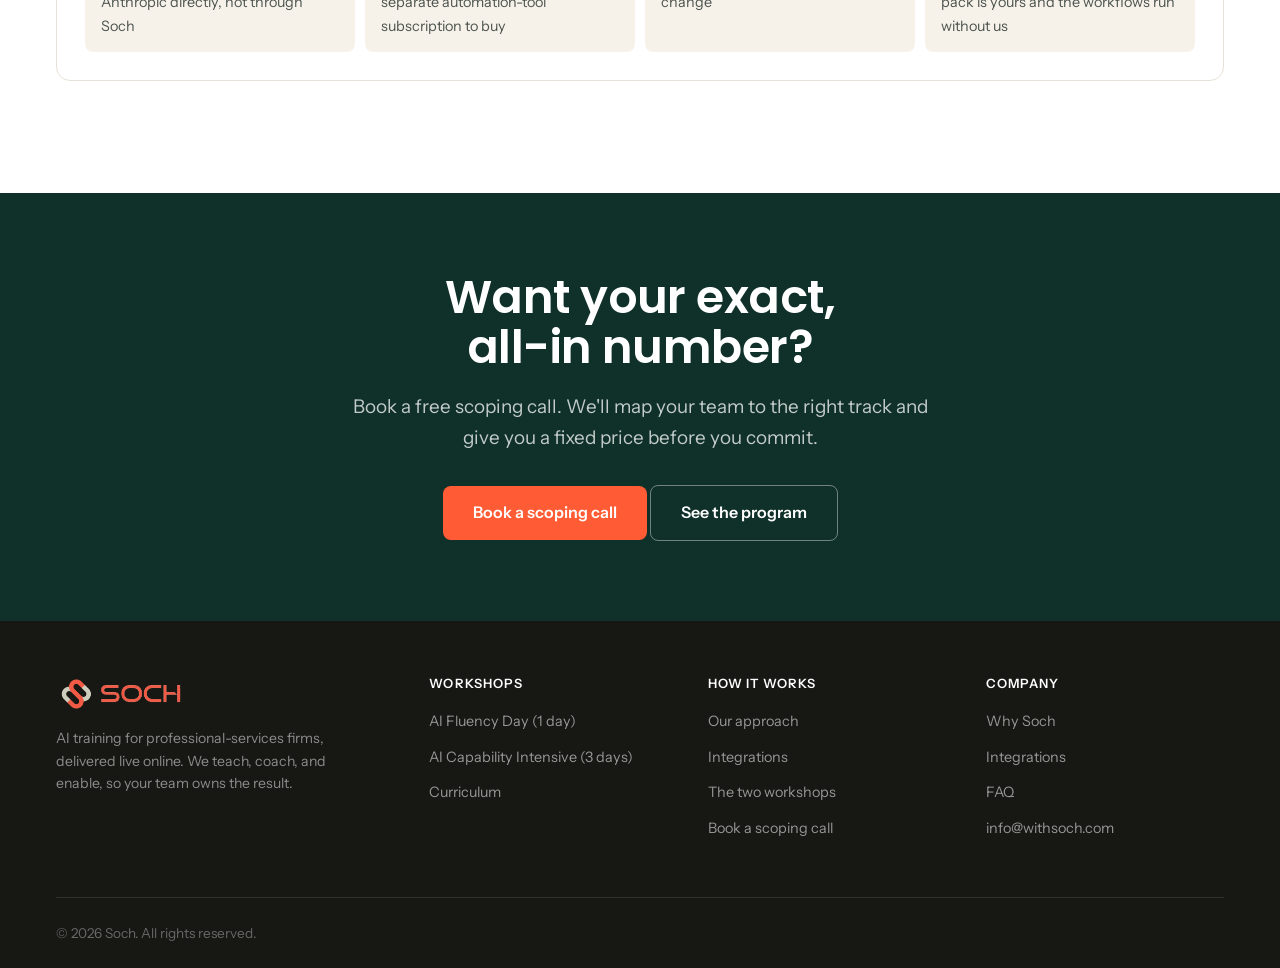
<file: pricing.html>
<!DOCTYPE html>
<html lang="en">
<head>
<meta charset="UTF-8">
<meta name="viewport" content="width=device-width, initial-scale=1.0">
<title>Pricing, Soch Claude Adoption Program</title>
<meta name="description" content="Per-participant pricing starting from $500 per person: the AI Fluency Day at $500 and the AI Capability Intensive at $1250 per participant. Private cohorts, minimum five people per team, delivered live online by Soch.">
<link rel="preconnect" href="https://fonts.googleapis.com">
<link rel="preconnect" href="https://fonts.gstatic.com" crossorigin>
<link rel="icon" href="/favicon.ico" sizes="any">
<link rel="icon" type="image/png" sizes="32x32" href="/assets/icon-32.png">
<link rel="icon" type="image/png" sizes="192x192" href="/assets/icon-192.png">
<link rel="apple-touch-icon" sizes="180x180" href="/assets/icon-180.png">
<link rel="canonical" href="https://academy.withsoch.com/pricing">

<!-- Link previews (WhatsApp, Slack, LinkedIn, iMessage). All URLs must stay absolute. -->
<meta property="og:type" content="website">
<meta property="og:site_name" content="Soch">
<meta property="og:url" content="https://academy.withsoch.com/pricing">
<meta property="og:title" content="Pricing, Soch Claude Adoption Program">
<meta property="og:description" content="AI Fluency Day $500 per person, AI Capability Intensive $1250. Private cohorts, minimum five people, live online.">
<meta property="og:image" content="https://academy.withsoch.com/assets/og-image.png">
<meta property="og:image:secure_url" content="https://academy.withsoch.com/assets/og-image.png">
<meta property="og:image:type" content="image/png">
<meta property="og:image:width" content="1200">
<meta property="og:image:height" content="630">
<meta property="og:image:alt" content="Soch, the AI skills your team will actually use">
<meta name="twitter:card" content="summary_large_image">
<meta name="twitter:title" content="Pricing, Soch Claude Adoption Program">
<meta name="twitter:description" content="AI Fluency Day $500 per person, AI Capability Intensive $1250. Private cohorts, minimum five people, live online.">
<meta name="twitter:image" content="https://academy.withsoch.com/assets/og-image.png">
<meta name="twitter:image:alt" content="Soch, the AI skills your team will actually use">

<link rel="stylesheet" href="assets/soch.css">
</head>
<body>

<header class="site-header" id="site-header">
  <div class="container">
    <div class="nav-inner">
      <a class="nav-logo" href="./" aria-label="Soch home"><img src="assets/logo-lockup.png" alt="Soch"></a>
      <nav class="nav-links" aria-label="Main">
        <a href="./#how">Approach</a>
        <a href="./#tools">Tools</a>
        <a href="./#program">Workshops</a>
        <a href="curriculum">Curriculum</a>
        <a href="./#faq">FAQ</a>
      </nav>
      <div class="nav-cta">
        <a class="btn btn-primary" href="./#enquire">Book a call</a>
      </div>
      <button class="nav-hamburger" id="hamburger" aria-label="Open menu" aria-expanded="false">&#9776;</button>
    </div>
  </div>
  <div class="mobile-menu" id="mobile-menu">
    <a href="./#how">Approach</a>
    <a href="./#tools">Tools</a>
    <a href="./#program">Workshops</a>
    <a href="curriculum">Curriculum</a>
    <a href="./#faq">FAQ</a>
    <a class="btn btn-primary" href="./#enquire">Book a call</a>
  </div>
</header>

<!-- HERO -->
<section class="hero bg-mist" id="top">
  <div class="container">
    <span class="eyebrow fade-up">Pricing</span>
    <h1 class="fade-up" data-delay="1" style="margin-top:1rem">Starting from $500 per person.</h1>
    <p class="lead fade-up" data-delay="2" style="max-width:44rem;margin-top:1.25rem">One firm per cohort, with a minimum of five people per team. No day rates, no scope creep, no surprises, you get the exact figure on the scoping call, and it stays fixed for the whole engagement.</p>
    <div class="ctas fade-up" data-delay="3">
      <a class="btn btn-primary btn-lg" href="./#enquire">Get your exact quote</a>
      <a class="btn btn-outline btn-lg" href="./#program">See the program</a>
    </div>
  </div>
</section>

<!-- PRICING -->
<section class="bg-white">
  <div class="container">
    <div class="grid-2 fade-up" style="margin-top:0">
      <div class="price-card">
        <h3>AI Fluency Day</h3>
        <p>The one-day, six-hour foundation, priced per person: AI foundations, prompting, Claude Projects and Cowork, taught hands-on on your real work. Private to your firm, minimum five people.</p>
      </div>
      <div class="price-card">
        <h3>AI Capability Intensive</h3>
       
        <p>Three live online days, priced per person. Day one is the Fluency Day; on days two and three your team builds AI into your organisation's real workflows, coached hands-on by Soch, and owns what it builds. Minimum five people.</p>
      </div>
    </div>
    <div class="pricing-note fade-up" data-delay="1">
      <div style="flex:1;min-width:240px">
        <h3>Clear pricing. Agreed before you commit.</h3>
        <p>No day rates, no scope creep, no surprises after week one. You get the exact figure on the scoping call, and it stays fixed for the whole engagement.</p>
      </div>
      <a class="btn btn-primary btn-lg" href="./#enquire" style="flex-shrink:0">Get your exact quote</a>
    </div>
    <div class="card fade-up" data-delay="2" style="margin-top:1.25rem;background:var(--white)">
      <h3 style="font-family:'Instrument Sans',sans-serif;font-weight:600;font-size:1rem;color:var(--ink)">What the recovered capacity is worth: a 15-person firm</h3>
      <div class="rule-dashed"></div>
      <div class="deps-grid" style="margin-top:0.75rem">
        <div class="dep-item"><b>10+ hrs/week per person</b>surveys put the floor at 5+ hours; teams that put AI on their real, repeatable work reclaim 10+ hours, more than a full day a week</div>
        <div class="dep-item"><b>~150 hrs/week recovered</b>across a 15-person firm (15 × 10h)</div>
        <div class="dep-item"><b>~6,900 hrs/year</b>at roughly 46 working weeks</div>
        <div class="dep-item"><b>≈ $345,000/year</b>in recovered capacity at a conservative $50/hour blended cost</div>
      </div>
      <p style="font-size:0.9rem;color:var(--slate);margin-top:1rem">The workshop is a one-time cost per participant: $500 for the Fluency Day, $1250 for the Capability Intensive. On these figures the recovered capacity outweighs the fee many times over inside the first year.</p>
      <p style="font-size:0.85rem;color:var(--muted);margin-top:0.5rem">Illustrative, not a Soch guarantee. Your real number depends on roles, adoption and billable rates.</p>
    </div>
    <div class="card fade-up" data-delay="2" style="margin-top:1.25rem;background:var(--white)">
      <h3 style="font-family:'Instrument Sans',sans-serif;font-weight:600;font-size:1rem;color:var(--ink)">What it costs to run after we leave</h3>
      <div class="rule-dashed"></div>
      <div class="deps-grid" style="margin-top:0.75rem">
        <div class="dep-item"><b>Claude.ai Team</b>~$25/user/month · billed by Anthropic directly, not through Soch</div>
        <div class="dep-item"><b>Cowork &amp; Skills</b>included in your Claude plan · no separate automation-tool subscription to buy</div>
        <div class="dep-item"><b>Google Workspace</b>you likely already pay for this · no change</div>
        <div class="dep-item"><b>Soch</b>zero ongoing fee · the handover pack is yours and the workflows run without us</div>
      </div>
    </div>
  </div>
</section>

<!-- CTA BAND -->
<section class="cta-band" style="padding:5rem 0">
  <div class="container">
    <div class="fade-up" style="max-width:40rem;margin:0 auto;text-align:center">
      <h2 style="color:#fff">Want your exact, all-in number?</h2>
      <p class="lead" style="color:rgba(255,255,255,.75);margin-top:1.25rem">Book a free scoping call. We'll map your team to the right track and give you a fixed price before you commit.</p>
      <div class="ctas" style="justify-content:center;margin-top:2rem">
        <a class="btn btn-primary btn-lg" href="./#enquire">Book a scoping call</a>
        <a class="btn btn-ghost-light btn-lg" href="./#program">See the program</a>
      </div>
    </div>
  </div>
</section>

<!-- FOOTER -->
<footer class="site-footer">
  <div class="container">
    <div class="footer-cols">
      <div class="footer-brand">
        <img src="assets/logo-lockup.png" alt="Soch">
        <p>AI training for professional-services firms, delivered live online. We teach, coach, and enable, so your team owns the result.</p>
      </div>
      <div class="footer-col">
        <h4>Workshops</h4>
        <ul>
          <li><a href="./#program">AI Fluency Day (1 day)</a></li>
          <li><a href="./#program">AI Capability Intensive (3 days)</a></li>
          <li><a href="curriculum">Curriculum</a></li>
        </ul>
      </div>
      <div class="footer-col">
        <h4>How it works</h4>
        <ul>
          <li><a href="./#how">Our approach</a></li>
          <li><a href="./#tools">Integrations</a></li>
          <li><a href="./#program">The two workshops</a></li>
          <li><a href="./#enquire">Book a scoping call</a></li>
        </ul>
      </div>
      <div class="footer-col">
        <h4>Company</h4>
        <ul>
          <li><a href="./#whysoch">Why Soch</a></li>
          <li><a href="./#tools">Integrations</a></li>
          <li><a href="./#faq">FAQ</a></li>
          <li><a href="mailto:info@withsoch.com">info@withsoch.com</a></li>
        </ul>
      </div>
    </div>
    <div class="footer-bottom">
      <p>© 2026 Soch. All rights reserved.</p>
    </div>
  </div>
</footer>

<script>
(function(){
  var hdr=document.getElementById('site-header');
  function onScroll(){ hdr.classList.toggle('scrolled',window.scrollY>12); }
  onScroll();
  window.addEventListener('scroll',onScroll,{passive:true});

  var btn=document.getElementById('hamburger'),menu=document.getElementById('mobile-menu');
  btn.addEventListener('click',function(){
    var open=menu.classList.toggle('open');
    btn.setAttribute('aria-expanded',open);
    btn.innerHTML=open?'&#10005;':'&#9776;';
  });
  menu.addEventListener('click',function(e){if(e.target.tagName==='A'){menu.classList.remove('open');btn.innerHTML='&#9776;';}});

  var io=new IntersectionObserver(function(entries){
    entries.forEach(function(e){if(e.isIntersecting){e.target.classList.add('visible');io.unobserve(e.target);}});
  },{threshold:0.1,rootMargin:'0px 0px -40px 0px'});
  document.querySelectorAll('.fade-up').forEach(function(el){io.observe(el);});
})();
</script>
</body>
</html>
</file>
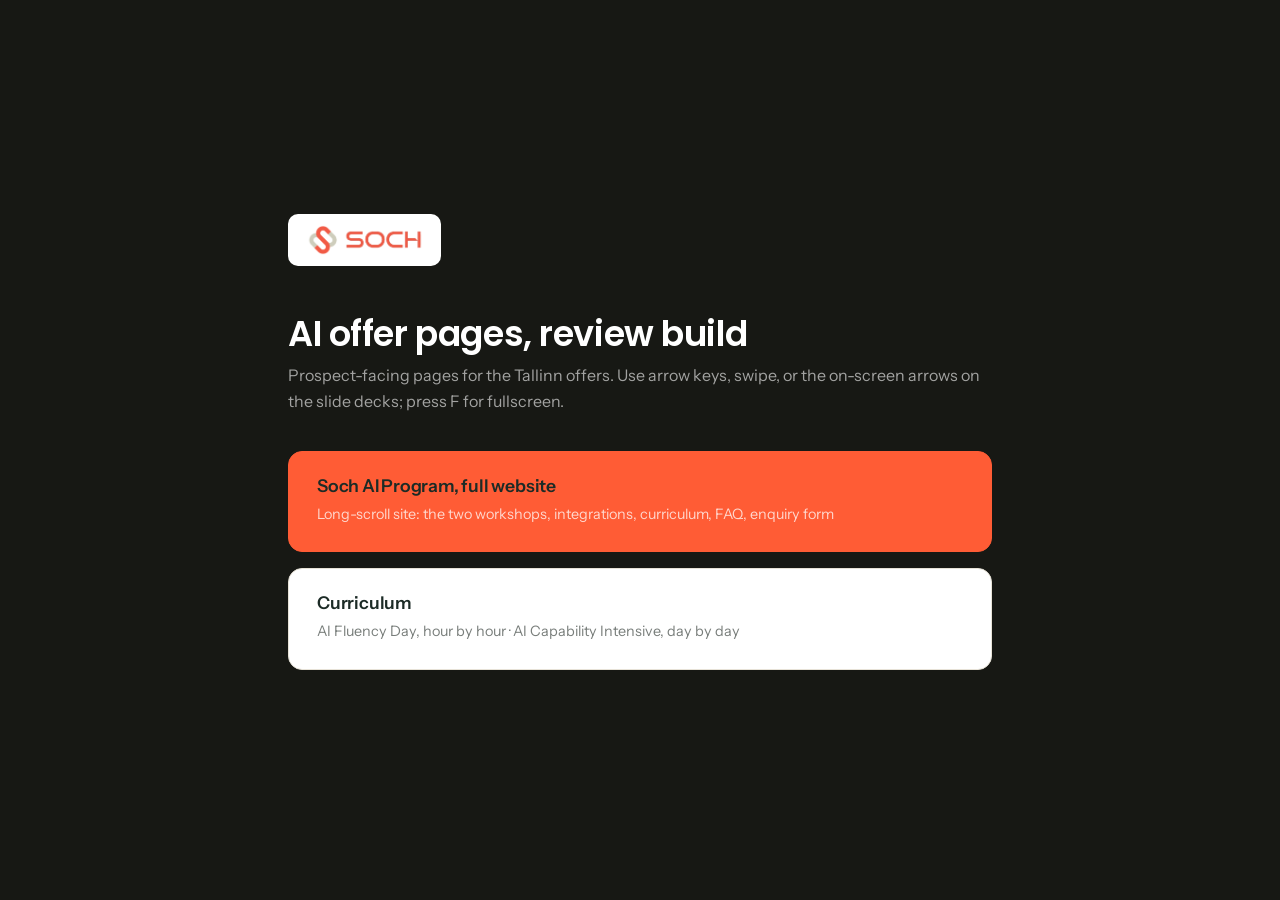
<file: review.html>
<!DOCTYPE html>
<html lang="en">
<head>
<meta charset="UTF-8">
<meta name="viewport" content="width=device-width, initial-scale=1.0">
<title>Soch, AI Offer Pages (Review)</title>
<link rel="preconnect" href="https://fonts.googleapis.com">
<link rel="preconnect" href="https://fonts.gstatic.com" crossorigin>
<link rel="icon" href="/favicon.ico" sizes="any">
<link rel="icon" type="image/png" sizes="32x32" href="/assets/icon-32.png">
<link rel="icon" type="image/png" sizes="192x192" href="/assets/icon-192.png">
<link rel="apple-touch-icon" sizes="180x180" href="/assets/icon-180.png">
<meta name="robots" content="noindex">
<link rel="stylesheet" href="assets/soch.css">
</head>
<body style="min-height:100vh;display:flex;align-items:center;justify-content:center;padding:2rem;background:var(--charcoal)">
<div style="max-width:44rem;width:100%">
  <div style="margin-bottom:2.5rem">
    <div style="display:inline-block;background:var(--white);border-radius:10px;padding:0.625rem 1rem">
      <img src="assets/logo-lockup.png" alt="Soch" style="height:32px;display:block">
    </div>
  </div>
  <h1 style="color:#fff;font-family:'Poppins',system-ui,sans-serif;font-size:clamp(1.6rem,3vw,2.2rem);margin-bottom:0.625rem">AI offer pages, review build</h1>
  <p style="color:rgba(255,255,255,.6);font-size:1rem;margin-bottom:2.25rem">Prospect-facing pages for the Tallinn offers. Use arrow keys, swipe, or the on-screen arrows on the slide decks; press F for fullscreen.</p>

  <a class="review-card featured" href="./">
    <h2>Soch AI Program, full website</h2>
    <span>Long-scroll site: the two workshops, integrations, curriculum, FAQ, enquiry form</span>
  </a>
  <a class="review-card" href="curriculum" style="background:var(--white)">
    <h2 style="color:var(--ink)">Curriculum</h2>
    <span style="color:var(--slate)">AI Fluency Day, hour by hour · AI Capability Intensive, day by day</span>
  </a>
</div>
</body>
</html>
</file>
<file: assets/soch.css>
/* ============================================================
   Soch AI Offer Pages — Design System
   Brand type: Poppins (headings) + Instrument Sans (body),
   warm cream/mist palette, forest green CTA, charcoal footer.
   ============================================================ */

/* Fonts */
@import url('https://fonts.googleapis.com/css2?family=Instrument+Sans:ital,wght@0,400;0,500;0,600;1,400;1,500&family=Poppins:ital,wght@0,400;0,500;0,600;0,700;1,500;1,600;1,700&display=swap');

/* Tokens */
:root {
  --brand:       #ff5c35;
  --brand-light: #ff7a59;
  --brand-dark:  #e8431b;
  --ink:         #1c2b26;
  --ink-soft:    #33403b;
  --slate:       #4c534f;
  --muted:       #7a817d;
  --mist:        #f6f2ea;
  --cream:       #fbf8f2;
  --peach:       #ffe8dd;
  --line:        #e7e2d7;
  --forest:      #103129;
  --charcoal:    #171814;
  --white:       #ffffff;
  --ease-soft:   cubic-bezier(0.22, 1, 0.36, 1);
}

/* Reset */
*, *::before, *::after { box-sizing: border-box; margin: 0; padding: 0; }
html { scroll-behavior: smooth; -webkit-text-size-adjust: 100%; }
body {
  font-family: 'Instrument Sans', ui-sans-serif, system-ui, sans-serif;
  font-size: 1.0625rem;
  line-height: 1.62;
  background: var(--white);
  color: var(--slate);
  -webkit-font-smoothing: antialiased;
  text-rendering: optimizeLegibility;
  overflow-x: hidden;
}
img { display: block; max-width: 100%; }
a { color: inherit; }
::selection { background: var(--brand); color: #fff; }

/* ── Typography ─────────────────────────────────────────── */
h1, h2, h3, h4 {
  font-family: 'Poppins', system-ui, sans-serif;
  color: var(--ink);
  font-weight: 600;
  letter-spacing: -0.012em;
  line-height: 1.08;
  text-wrap: balance;
}
h1 { font-size: clamp(2.4rem, 1.4rem + 3.8vw, 4.3rem); }
h2 { font-size: clamp(1.85rem, 1.2rem + 2.1vw, 3rem); }
h3 { font-size: clamp(1.15rem, 1.05rem + 0.45vw, 1.5rem); line-height: 1.18; font-weight: 600; }
p  { text-wrap: pretty; }

.lead {
  font-size: clamp(1.05rem, 0.98rem + 0.28vw, 1.18rem);
  line-height: 1.62;
  color: var(--slate);
}
.display { font-size: clamp(2.5rem, 1.5rem + 4vw, 4.5rem); line-height: 1.04; letter-spacing: -0.018em; font-weight: 700; }

/* ── Layout ─────────────────────────────────────────────── */
.container {
  width: 100%;
  max-width: 78rem;
  margin-inline: auto;
  padding-inline: 1.5rem;
}
@media (min-width: 1024px) { .container { padding-inline: 2.5rem; } }

section { padding: 5rem 0; }
@media (min-width: 768px)  { section { padding: 6rem 0; } }
@media (min-width: 1024px) { section { padding: 7rem 0; } }

/* ── Backgrounds ────────────────────────────────────────── */
.bg-white   { background: var(--white); }
.bg-mist    { background: var(--mist); }
.bg-forest  { background: var(--forest); }
.bg-charcoal{ background: var(--charcoal); }

/* Auto-flip text to white inside dark sections */
.bg-forest h1, .bg-forest h2, .bg-forest h3, .bg-forest h4,
.bg-charcoal h1, .bg-charcoal h2, .bg-charcoal h3, .bg-charcoal h4 { color: #fff; }
.bg-forest .lead, .bg-charcoal .lead { color: rgba(255,255,255,0.78); }
.bg-forest .chip, .bg-charcoal .chip {
  color: rgba(255,255,255,0.88);
  background: rgba(255,255,255,0.1);
  border-color: rgba(255,255,255,0.25);
}

/* ── Eyebrow tag ────────────────────────────────────────── */
.eyebrow {
  display: inline-flex;
  align-items: center;
  gap: 0.45rem;
  font-family: 'Instrument Sans', sans-serif;
  font-size: 0.8rem;
  font-weight: 600;
  color: var(--ink);
  background: var(--white);
  border: 1px solid var(--line);
  border-radius: 8px;
  padding: 0.32rem 0.72rem;
  margin-bottom: 1.25rem;
}
.eyebrow::before {
  content: '';
  width: 0.5rem;
  height: 0.5rem;
  border-radius: 2px;
  background: var(--brand);
  transform: rotate(45deg);
  flex-shrink: 0;
}
.bg-forest .eyebrow,
.bg-charcoal .eyebrow {
  background: rgba(255,255,255,0.08);
  border-color: rgba(255,255,255,0.18);
  color: rgba(255,255,255,0.9);
}
.bg-forest .eyebrow::before,
.bg-charcoal .eyebrow::before {
  background: var(--brand-light);
}

/* ── Dashed rule ────────────────────────────────────────── */
.rule-dashed { border-top: 1px dashed var(--line); margin: 1.25rem 0; }

/* ── Buttons ────────────────────────────────────────────── */
.btn {
  display: inline-flex;
  align-items: center;
  gap: 0.5rem;
  font-family: 'Instrument Sans', sans-serif;
  font-size: 0.95rem;
  font-weight: 600;
  padding: 0.72rem 1.5rem;
  border-radius: 0.5rem;
  text-decoration: none;
  cursor: pointer;
  border: none;
  transition: transform 0.15s var(--ease-soft), box-shadow 0.15s var(--ease-soft), background 0.2s;
  white-space: nowrap;
}
.btn-primary { background: var(--brand); color: #fff; }
.btn-primary:hover { background: var(--brand-dark); transform: translateY(-1px); box-shadow: 0 8px 20px -4px rgba(255,92,53,0.35); }

.btn-dark { background: var(--ink); color: #fff; }
.btn-dark:hover { background: var(--ink-soft); transform: translateY(-1px); }

.btn-outline { background: transparent; color: var(--ink); border: 1.5px solid var(--line); }
.btn-outline:hover { border-color: var(--ink); }

.btn-ghost-light { background: transparent; color: #fff; border: 1.5px solid rgba(255,255,255,0.4); }
.btn-ghost-light:hover { background: rgba(255,255,255,0.1); }

.btn-lg { padding: 0.875rem 1.875rem; font-size: 1rem; }

/* ── Navigation ─────────────────────────────────────────── */
.site-header {
  position: sticky;
  top: 0;
  z-index: 50;
  border-bottom: 1px solid transparent;
  transition: background 0.3s, border-color 0.3s, backdrop-filter 0.3s;
}
.site-header.scrolled {
  background: rgba(255,255,255,0.88);
  backdrop-filter: blur(12px);
  -webkit-backdrop-filter: blur(12px);
  border-color: rgba(231,226,215,0.8);
}
.nav-inner {
  display: flex;
  align-items: center;
  justify-content: space-between;
  height: 4.5rem;
  gap: 1rem;
}
.nav-logo { display: flex; align-items: center; }
.nav-logo img { height: 36px; display: block; }
.nav-links {
  display: none;
  align-items: center;
  gap: 0.25rem;
}
@media (min-width: 768px) { .nav-links { display: flex; } }
.nav-links a {
  font-size: 0.95rem;
  font-weight: 500;
  color: var(--slate);
  text-decoration: none;
  padding: 0.5rem 1rem;
  border-radius: 9999px;
  transition: background 0.15s, color 0.15s;
}
.nav-links a:hover { background: var(--mist); color: var(--ink); }
.nav-links a.active { background: var(--ink); color: #fff; }
.nav-cta { display: none; }
@media (min-width: 768px) { .nav-cta { display: flex; gap: 0.75rem; align-items: center; } }
.nav-hamburger {
  display: flex;
  align-items: center;
  justify-content: center;
  width: 2.75rem;
  height: 2.75rem;
  border-radius: 0.75rem;
  background: none;
  border: 1px solid var(--line);
  cursor: pointer;
  color: var(--ink);
  font-size: 1.1rem;
}
@media (min-width: 768px) { .nav-hamburger { display: none; } }
.mobile-menu {
  display: none;
  flex-direction: column;
  gap: 0.25rem;
  padding: 1rem 1.5rem;
  background: var(--white);
  border-top: 1px solid var(--line);
}
.mobile-menu.open { display: flex; }
.mobile-menu a {
  font-size: 1rem;
  font-weight: 500;
  color: var(--ink);
  text-decoration: none;
  padding: 0.75rem 1rem;
  border-radius: 0.75rem;
  transition: background 0.15s;
}
.mobile-menu a:hover { background: var(--mist); }
.mobile-menu .btn { width: 100%; justify-content: center; margin-top: 0.5rem; }

/* ── Cards ──────────────────────────────────────────────── */
.card {
  background: var(--white);
  border: 1px solid var(--line);
  border-radius: 0.875rem;
  padding: 1.75rem;
  transition: border-color 0.2s;
}
.card:hover { border-color: rgba(28,43,38,0.25); }

.card-link {
  display: flex;
  flex-direction: column;
  height: 100%;
  text-decoration: none;
  color: inherit;
}

/* check list */
.check-list { list-style: none; }
.check-list li {
  display: flex;
  align-items: flex-start;
  gap: 0.65rem;
  font-size: 0.96rem;
  color: var(--slate);
  padding: 0.35rem 0;
}
.check-list li::before {
  content: '';
  flex-shrink: 0;
  width: 0.9rem;
  height: 0.55rem;
  margin-top: 0.35rem;
  transform: rotate(-45deg);
  border-left: 2.5px solid var(--brand);
  border-bottom: 2.5px solid var(--brand);
}

/* ── Grids ──────────────────────────────────────────────── */
.grid-2 { display: grid; gap: 1.25rem; }
.grid-3 { display: grid; gap: 1.25rem; }
.grid-4 { display: grid; gap: 1.25rem; }
@media (min-width: 640px)  { .grid-2 { grid-template-columns: repeat(2, 1fr); } }
@media (min-width: 640px)  { .grid-3 { grid-template-columns: repeat(2, 1fr); } }
@media (min-width: 960px)  { .grid-3 { grid-template-columns: repeat(3, 1fr); } }
@media (min-width: 640px)  { .grid-4 { grid-template-columns: repeat(2, 1fr); } }
@media (min-width: 1024px) { .grid-4 { grid-template-columns: repeat(4, 1fr); } }

/* ── Hero ───────────────────────────────────────────────── */
.hero {
  padding: 5rem 0 4.5rem;
  overflow: hidden;
}
.hero h1 { margin-top: 1.25rem; }
.hero .lead { margin-top: 1.25rem; max-width: 42rem; }
.hero .ctas { margin-top: 2rem; display: flex; gap: 0.75rem; flex-wrap: wrap; }
.hero-chips { margin-top: 1.75rem; display: flex; gap: 0.5rem; flex-wrap: wrap; }
.chip {
  display: inline-flex;
  align-items: center;
  font-family: 'Instrument Sans', sans-serif;
  font-size: 0.8rem;
  font-weight: 600;
  color: var(--ink);
  background: var(--white);
  border: 1px solid var(--line);
  border-radius: 9999px;
  padding: 0.35rem 0.9rem;
}

/* ── Stats band ─────────────────────────────────────────── */
.stats-band { background: var(--charcoal); color: #fff; }
.stats-band .container { padding-top: 3.5rem; padding-bottom: 3.5rem; }
.stat-grid {
  display: grid;
  gap: 2rem;
  grid-template-columns: repeat(auto-fit, minmax(200px, 1fr));
}
.stat-num {
  font-family: 'Poppins', system-ui, sans-serif;
  font-size: clamp(2.2rem, 2vw + 1.5rem, 3.2rem);
  font-weight: 600;
  color: var(--brand);
  line-height: 1;
  margin-bottom: 0.5rem;
}
.stat-desc { font-size: 0.92rem; color: rgba(255,255,255,0.65); line-height: 1.55; }
.stat-src { font-size: 0.78rem; color: rgba(255,255,255,0.35); margin-top: 1.5rem; grid-column: 1/-1; }

/* ── Section headings ───────────────────────────────────── */
.section-head { max-width: 40rem; }
.section-head h2 { margin-bottom: 0.75rem; }
.section-head + * { margin-top: 2.5rem; }

/* ── Track / program cards ──────────────────────────────── */
.track-card {
  background: var(--white);
  border: 1px solid var(--line);
  border-radius: 0.875rem;
  overflow: hidden;
  display: flex;
  flex-direction: column;
  transition: border-color 0.2s, box-shadow 0.2s;
}
.track-card:hover { border-color: rgba(28,43,38,0.25); box-shadow: 0 8px 28px -10px rgba(28,43,38,0.12); }
.track-card img { width: 100%; height: 13rem; object-fit: cover; }
.track-card-body { padding: 1.75rem; display: flex; flex-direction: column; flex: 1; gap: 0.75rem; }
.track-meta { display: flex; gap: 0.5rem; flex-wrap: wrap; }
.track-tag {
  font-family: 'Instrument Sans', sans-serif;
  font-size: 0.72rem;
  font-weight: 600;
  letter-spacing: 0.06em;
  text-transform: uppercase;
  background: var(--mist);
  color: var(--slate);
  border-radius: 9999px;
  padding: 0.28rem 0.75rem;
}
.track-price {
  font-family: 'Poppins', system-ui, sans-serif;
  font-size: 1.9rem;
  font-weight: 600;
  color: var(--brand);
  line-height: 1.1;
}
.track-price span { font-family: 'Instrument Sans', sans-serif; font-size: 0.85rem; color: var(--muted); font-weight: 400; }
.price-note { font-family: 'Instrument Sans', sans-serif; font-size: 0.85rem; color: var(--slate); margin-top: 0.5rem; line-height: 1.5; }
.price-note b { color: var(--brand); font-weight: 700; }

/* ── Module (accordion) ─────────────────────────────────── */
.module {
  background: var(--white);
  border: 1px solid var(--line);
  border-radius: 0.875rem;
  margin-bottom: 0.75rem;
  overflow: hidden;
}
.module summary {
  list-style: none;
  cursor: pointer;
  display: flex;
  align-items: center;
  gap: 1.25rem;
  padding: 1.5rem 1.75rem;
  user-select: none;
}
.module summary::-webkit-details-marker { display: none; }
.module-num {
  font-family: 'Instrument Sans', sans-serif;
  font-weight: 700;
  font-size: 0.8rem;
  letter-spacing: 0.06em;
  text-transform: uppercase;
  color: #fff;
  background: var(--brand);
  border-radius: 6px;
  padding: 0.4rem 0.75rem;
  flex-shrink: 0;
}
.module-title h3 { font-size: 1.1rem; font-family: 'Instrument Sans', sans-serif; font-weight: 600; color: var(--ink); }
.module-title p  { font-size: 0.88rem; color: var(--muted); margin-top: 0.15rem; }
.module-plus {
  margin-left: auto;
  font-size: 1.5rem;
  color: var(--brand);
  font-weight: 400;
  transition: transform 0.2s;
  flex-shrink: 0;
}
.module[open] .module-plus { transform: rotate(45deg); }
.module-body {
  padding: 0 1.75rem 1.75rem;
  border-top: 1px dashed var(--line);
  margin-top: 0;
}
.module-body ul { list-style: none; margin-top: 1rem; }
.module-body li {
  padding: 0.5rem 0 0.5rem 1.75rem;
  position: relative;
  font-size: 0.96rem;
  color: var(--slate);
}
.module-body li::before {
  content: '';
  position: absolute;
  left: 0.15rem;
  top: 0.95rem;
  transform: rotate(-45deg);
  width: 0.7rem;
  height: 0.42rem;
  border-left: 2.5px solid var(--brand);
  border-bottom: 2.5px solid var(--brand);
}
.deps-grid {
  display: grid;
  grid-template-columns: repeat(auto-fit, minmax(180px, 1fr));
  gap: 0.625rem;
  margin-top: 1.25rem;
}
.dep-item {
  background: var(--mist);
  border-radius: 8px;
  padding: 0.875rem 1rem;
  font-size: 0.9rem;
}
.dep-item b { font-family: 'Instrument Sans', sans-serif; font-size: 0.95rem; display: block; color: var(--ink); margin-bottom: 0.2rem; }

/* ── Cohort boxes ───────────────────────────────────────── */
.cohort-grid {
  display: grid;
  gap: 1.25rem;
  grid-template-columns: repeat(auto-fit, minmax(220px, 1fr));
  margin-top: 2.5rem;
}
.co-box {
  background: rgba(255,255,255,0.06);
  border: 1px solid rgba(255,255,255,0.14);
  border-radius: 0.875rem;
  padding: 1.75rem;
}
.co-big {
  font-family: 'Poppins', system-ui, sans-serif;
  font-weight: 600;
  font-size: 2.5rem;
  color: var(--brand);
  line-height: 1;
  margin-bottom: 0.5rem;
}
.co-box h3 { color: #fff; font-size: 1.1rem; font-family: 'Instrument Sans', sans-serif; font-weight: 600; margin-bottom: 0.4rem; }
.co-box p  { font-size: 0.9rem; color: rgba(255,255,255,0.7); }
.seatnote  { margin-top: 1.75rem; font-size: 0.92rem; color: rgba(255,255,255,0.55); }

/* ── Price cards ────────────────────────────────────────── */
.price-card {
  background: var(--white);
  border: 1px solid var(--line);
  border-radius: 0.875rem;
  padding: 1.75rem;
  transition: border-color 0.2s;
}
.price-card:hover { border-color: rgba(28,43,38,0.25); }
.price-card h3 { font-family: 'Instrument Sans', sans-serif; font-weight: 600; font-size: 1.1rem; color: var(--ink); }
.price-card .price-amt {
  font-family: 'Poppins', system-ui, sans-serif;
  font-weight: 600;
  font-size: 2rem;
  color: var(--brand);
  line-height: 1;
  margin: 0.75rem 0 0.5rem;
}
.price-card .price-amt span { font-family: 'Instrument Sans', sans-serif; font-size: 0.9rem; color: var(--muted); font-weight: 400; }
.price-card p { font-size: 0.95rem; color: var(--slate); }
.price-card p b { color: var(--ink); font-weight: 700; }

/* ── Pricing highlight box ──────────────────────────────── */
.pricing-note {
  background: var(--charcoal);
  color: #fff;
  border-radius: 0.875rem;
  padding: 2.25rem;
  margin-top: 1.75rem;
  display: flex;
  gap: 2rem;
  align-items: center;
  flex-wrap: wrap;
}
.pricing-note h3 { color: var(--brand); font-size: 1.2rem; font-family: 'Instrument Sans', sans-serif; font-weight: 600; }
.pricing-note p  { font-size: 0.96rem; color: rgba(255,255,255,0.8); margin-top: 0.5rem; }

/* ── Case cards ─────────────────────────────────────────── */
.case-card {
  background: var(--white);
  border: 1px solid var(--line);
  border-radius: 0.875rem;
  overflow: hidden;
}
.case-card img { width: 100%; height: 11rem; object-fit: cover; }
.case-card-body { padding: 1.5rem; }
.case-tag {
  font-family: 'Instrument Sans', sans-serif;
  font-size: 0.72rem;
  font-weight: 600;
  letter-spacing: 0.06em;
  text-transform: uppercase;
  color: var(--brand);
  display: block;
  margin-bottom: 0.5rem;
}
.case-card h3 { font-size: 1.05rem; margin-bottom: 0.625rem; }
.case-card p  { font-size: 0.9rem; color: var(--slate); }
.case-result  { margin-top: 0.875rem; padding-top: 0.875rem; border-top: 1px dashed var(--line); font-size: 0.9rem; }
.case-result b { color: var(--brand); }

/* ── FAQ ────────────────────────────────────────────────── */
.faq-item {
  background: var(--white);
  border: 1px solid var(--line);
  border-radius: 0.875rem;
  margin-bottom: 0.625rem;
  overflow: hidden;
}
.faq-item summary {
  list-style: none;
  cursor: pointer;
  display: flex;
  justify-content: space-between;
  align-items: center;
  padding: 1.25rem 1.5rem;
  font-family: 'Instrument Sans', sans-serif;
  font-weight: 600;
  font-size: 1rem;
  color: var(--ink);
  user-select: none;
}
.faq-item summary::-webkit-details-marker { display: none; }
.faq-plus { color: var(--brand); font-size: 1.4rem; font-weight: 300; flex-shrink: 0; transition: transform 0.2s; }
.faq-item[open] .faq-plus { transform: rotate(45deg); }
.faq-body { padding: 0 1.5rem 1.25rem; font-size: 0.96rem; color: var(--slate); border-top: 1px dashed var(--line); padding-top: 1rem; }

/* ── Metric band ────────────────────────────────────────── */
.metric-band {
  display: grid;
  gap: 1.25rem;
  grid-template-columns: repeat(auto-fit, minmax(220px, 1fr));
  margin-top: 2.5rem;
}
.metric-box {
  background: linear-gradient(160deg, rgba(255,255,255,0.07), rgba(255,255,255,0.025));
  border: 1px solid rgba(255,255,255,0.14);
  border-radius: 1rem;
  padding: 1.6rem 1.5rem 1.5rem;
  display: flex;
  flex-direction: column;
  min-height: 200px;
  position: relative;
  overflow: hidden;
  transition: transform 0.35s var(--ease-soft), border-color 0.35s, background 0.35s;
}
.metric-box:hover {
  transform: translateY(-5px);
  border-color: rgba(255,92,53,0.5);
  background: linear-gradient(160deg, rgba(255,92,53,0.11), rgba(255,255,255,0.025));
}
.metric-box::after {
  content: '';
  position: absolute;
  right: -34px;
  bottom: -34px;
  width: 130px;
  height: 130px;
  border-radius: 50%;
  background: radial-gradient(circle, rgba(255,92,53,0.12), transparent 70%);
  pointer-events: none;
}
.metric-arrow {
  width: 2.6rem;
  height: 2.6rem;
  border-radius: 0.75rem;
  display: inline-flex;
  align-items: center;
  justify-content: center;
  background: rgba(255,92,53,0.16);
  color: var(--brand);
  font-size: 1.3rem;
  font-weight: 700;
  margin-bottom: 1.1rem;
}
.metric-name {
  font-family: 'Instrument Sans', sans-serif;
  font-weight: 700;
  font-size: 1.1rem;
  color: #fff;
  line-height: 1.3;
}
.metric-sub {
  font-size: 0.88rem;
  color: rgba(255,255,255,0.6);
  line-height: 1.55;
  margin-top: 0.55rem;
}

/* ── Foundation box ─────────────────────────────────────── */
.foundation-box {
  background: var(--charcoal);
  color: #fff;
  border-radius: 0.875rem;
  padding: 2.25rem;
  margin-top: 2rem;
}
/* div.foundation-box wins specificity over a nested .week-module h3 (same-specificity, later-in-source) that was greying the heading */
div.foundation-box h3 { color: #fff; font-family: 'Instrument Sans', sans-serif; font-weight: 700; font-size: 1.15rem; margin-bottom: 0.625rem; }
.foundation-box > p { font-size: 0.96rem; color: rgba(255,255,255,0.8); }
.foundation-box ul {
  list-style: none;
  margin-top: 1rem;
  display: grid;
  grid-template-columns: repeat(auto-fit, minmax(220px, 1fr));
  gap: 0.25rem 1.5rem;
}
.foundation-box li {
  padding: 0.4rem 0 0.4rem 1.6rem;
  position: relative;
  font-size: 0.92rem;
  color: rgba(255,255,255,0.85);
}
.foundation-box li::before {
  content: '';
  position: absolute;
  left: 0.1rem;
  top: 0.88rem;
  transform: rotate(-45deg);
  width: 0.65rem;
  height: 0.38rem;
  border-left: 2.5px solid var(--brand);
  border-bottom: 2.5px solid var(--brand);
}

/* ── Pain box ───────────────────────────────────────────── */
.pain-box {
  background: var(--white);
  border-left: 4px solid var(--brand);
  border-radius: 0 0.625rem 0.625rem 0;
  padding: 1.5rem 1.75rem;
  font-size: 1rem;
  max-width: 54rem;
  margin-top: 1.5rem;
}

/* ── Week module ────────────────────────────────────────── */
.week-module {
  background: var(--white);
  border: 1px solid var(--line);
  border-radius: 0.875rem;
  margin-top: 1.25rem;
  padding: 2rem;
}
.week-badge {
  font-family: 'Instrument Sans', sans-serif;
  font-weight: 700;
  font-size: 0.75rem;
  letter-spacing: 0.08em;
  text-transform: uppercase;
  color: #fff;
  background: var(--brand);
  border-radius: 6px;
  padding: 0.35rem 0.75rem;
  display: inline-block;
  margin-bottom: 0.875rem;
}
.week-module h3 { font-size: 1.15rem; font-family: 'Instrument Sans', sans-serif; font-weight: 600; color: var(--ink); margin-bottom: 0.5rem; }
.week-module > p { font-size: 0.96rem; color: var(--slate); }
.labs-grid {
  display: grid;
  gap: 1rem;
  grid-template-columns: repeat(auto-fit, minmax(260px, 1fr));
  margin-top: 1.25rem;
}
.lab-card {
  background: var(--mist);
  border-radius: 0.75rem;
  padding: 1.25rem;
}
.lab-card b { font-family: 'Instrument Sans', sans-serif; font-size: 0.95rem; font-weight: 600; color: var(--ink); display: block; margin-bottom: 0.4rem; }
.lab-card p  { font-size: 0.88rem; color: var(--slate); }

/* ── skill box ──────────────────────────────────────────── */
.skill-box {
  margin-top: 1.25rem;
  background: var(--cream);
  border: 1px solid var(--line);
  border-radius: 0.75rem;
  padding: 1.5rem;
}
.skill-box .skill-label {
  font-family: 'Instrument Sans', sans-serif;
  font-weight: 700;
  font-size: 0.9rem;
  color: var(--ink);
  margin-bottom: 0.625rem;
  display: flex;
  align-items: center;
  gap: 0.5rem;
}
.skill-badge {
  background: var(--charcoal);
  color: #fff;
  font-size: 0.72rem;
  font-weight: 700;
  border-radius: 5px;
  padding: 0.2rem 0.5rem;
}
.skill-box > p { font-size: 0.9rem; color: var(--slate); margin-bottom: 0.75rem; }
.skill-box ul { list-style: none; }
.skill-box li {
  padding: 0.4rem 0 0.4rem 1.6rem;
  position: relative;
  font-size: 0.9rem;
  color: var(--slate);
}
.skill-box li::before {
  content: '';
  position: absolute;
  left: 0.1rem;
  top: 0.88rem;
  transform: rotate(-45deg);
  width: 0.65rem;
  height: 0.38rem;
  border-left: 2.5px solid var(--brand);
  border-bottom: 2.5px solid var(--brand);
}

/* ── Reddit case cards ──────────────────────────────────── */
.reddit-card {
  background: var(--white);
  border: 1px solid var(--line);
  border-radius: 0.875rem;
  padding: 1.5rem;
  display: flex;
  flex-direction: column;
}
.reddit-sub {
  font-family: 'Instrument Sans', sans-serif;
  font-weight: 600;
  font-size: 0.72rem;
  letter-spacing: 0.08em;
  text-transform: uppercase;
  color: var(--brand);
  margin-bottom: 0.75rem;
}
.reddit-card blockquote {
  font-size: 0.95rem;
  line-height: 1.6;
  font-style: italic;
  color: var(--ink);
  border-left: 3px solid var(--brand);
  padding-left: 1rem;
  margin: 0 0 0.875rem;
}
.reddit-card p  { font-size: 0.88rem; color: var(--slate); flex: 1; }
.reddit-card a {
  margin-top: 1rem;
  font-size: 0.88rem;
  font-weight: 600;
  color: var(--brand);
  text-decoration: none;
}
.reddit-card a:hover { text-decoration: underline; }

/* ── Confidence note ────────────────────────────────────── */
.conf-note {
  background: var(--white);
  border: 1px solid var(--line);
  border-top: 3px solid var(--brand);
  border-radius: 0.875rem;
  padding: 1.5rem;
  font-size: 0.96rem;
  color: var(--slate);
  max-width: 56rem;
  margin-top: 2rem;
}
.conf-note b { color: var(--ink); }

/* ── Price cards (industry pages) ───────────────────────── */
.pcard {
  background: var(--white);
  border: 1px solid var(--line);
  border-radius: 0.875rem;
  padding: 1.75rem;
}
.pcard h3 { font-family: 'Instrument Sans', sans-serif; font-weight: 600; font-size: 1.1rem; color: var(--ink); }
.pcard .pr {
  font-family: 'Poppins', system-ui, sans-serif;
  font-weight: 600;
  font-size: 2rem;
  color: var(--brand);
  margin: 0.75rem 0 0.5rem;
  line-height: 1;
}
.pcard .pr span { font-family: 'Instrument Sans', sans-serif; font-size: 0.85rem; color: var(--muted); font-weight: 400; }
.pcard p { font-size: 0.95rem; color: var(--slate); }

/* ── Steps (process) ────────────────────────────────────── */
.steps-grid {
  display: grid;
  gap: 1.25rem;
  grid-template-columns: repeat(auto-fit, minmax(240px, 1fr));
  margin-top: 2.5rem;
}
.step-box {
  background: rgba(255,255,255,0.06);
  border: 1px solid rgba(255,255,255,0.14);
  border-radius: 0.875rem;
  padding: 1.75rem;
}
.step-num {
  font-family: 'Instrument Sans', sans-serif;
  font-weight: 700;
  font-size: 0.8rem;
  letter-spacing: 0.12em;
  text-transform: uppercase;
  color: var(--brand);
  margin-bottom: 0.75rem;
}
.step-box h3 { color: #fff; font-size: 1.05rem; font-family: 'Instrument Sans', sans-serif; font-weight: 600; margin-bottom: 0.5rem; }
.step-box p  { font-size: 0.9rem; color: rgba(255,255,255,0.7); }

/* ── Contact form ───────────────────────────────────────── */
.contact-form {
  display: grid;
  grid-template-columns: 1fr 1fr;
  gap: 1rem;
  margin-top: 2.25rem;
}
@media (max-width: 640px) { .contact-form { grid-template-columns: 1fr; } }
.contact-form label {
  display: block;
  font-family: 'Instrument Sans', sans-serif;
  font-weight: 600;
  font-size: 0.8rem;
  letter-spacing: 0.04em;
  text-transform: uppercase;
  color: rgba(255,255,255,0.65);
  margin-bottom: 0.5rem;
}
.contact-form input,
.contact-form select,
.contact-form textarea {
  width: 100%;
  background: rgba(255,255,255,0.07);
  border: 1px solid rgba(255,255,255,0.22);
  border-radius: 0.5rem;
  padding: 0.75rem 1rem;
  color: #fff;
  font-family: 'Instrument Sans', sans-serif;
  font-size: 0.96rem;
  transition: border-color 0.15s;
}
.contact-form input:focus,
.contact-form select:focus,
.contact-form textarea:focus {
  outline: none;
  border-color: var(--brand);
}
.contact-form input::placeholder,
.contact-form textarea::placeholder { color: rgba(255,255,255,0.35); }
.contact-form select option { color: var(--ink); }
.contact-form textarea { min-height: 7rem; resize: vertical; }
.contact-form .full { grid-column: 1 / -1; }
.form-note { font-size: 0.82rem; color: rgba(255,255,255,0.4); margin-top: 0.75rem; }

/* ── CTA band ───────────────────────────────────────────── */
.cta-band { background: var(--forest); color: #fff; text-align: center; }
.cta-band h2 { color: #fff; max-width: 38rem; margin: 0 auto; }
.cta-band h2 .accent { color: var(--brand); }
.cta-band .lead { color: rgba(255,255,255,0.75); margin: 1.25rem auto 0; max-width: 36rem; }
.cta-band .ctas { justify-content: center; }

/* ── Footer ─────────────────────────────────────────────── */
.site-footer { background: var(--charcoal); color: rgba(255,255,255,0.65); }
.footer-cols {
  display: grid;
  gap: 2.5rem;
  padding: 3.5rem 0;
  grid-template-columns: 1fr;
}
@media (min-width: 640px)  { .footer-cols { grid-template-columns: repeat(2, 1fr); } }
@media (min-width: 1024px) { .footer-cols { grid-template-columns: 1.4fr 1fr 1fr 1fr; } }
.footer-brand img { height: 34px; }
.footer-brand p { font-size: 0.88rem; color: rgba(255,255,255,0.5); line-height: 1.6; margin-top: 1rem; max-width: 18rem; }
.footer-col h4 {
  font-family: 'Instrument Sans', sans-serif;
  font-weight: 600;
  font-size: 0.8rem;
  letter-spacing: 0.08em;
  text-transform: uppercase;
  color: #fff;
  margin-bottom: 1rem;
}
.footer-col ul { list-style: none; display: flex; flex-direction: column; gap: 0.5rem; }
.footer-col a {
  font-size: 0.9rem;
  color: rgba(255,255,255,0.55);
  text-decoration: none;
  transition: color 0.15s;
}
.footer-col a:hover { color: var(--brand-light); }
.footer-bottom {
  display: flex;
  flex-direction: column;
  gap: 0.75rem;
  align-items: center;
  justify-content: space-between;
  border-top: 1px solid rgba(255,255,255,0.1);
  padding: 1.5rem 0;
  font-size: 0.85rem;
  color: rgba(255,255,255,0.35);
}
@media (min-width: 640px) { .footer-bottom { flex-direction: row; } }

/* ── Fade-up animation ──────────────────────────────────── */
.fade-up {
  opacity: 0;
  transform: translateY(28px);
  transition: opacity 0.6s var(--ease-soft), transform 0.6s var(--ease-soft);
}
.fade-up.visible { opacity: 1; transform: none; }
.fade-up[data-delay="1"] { transition-delay: 0.08s; }
.fade-up[data-delay="2"] { transition-delay: 0.16s; }
.fade-up[data-delay="3"] { transition-delay: 0.24s; }
.fade-up[data-delay="4"] { transition-delay: 0.32s; }

/* ── Announcement bar ───────────────────────────────────── */
.ann-bar {
  background: var(--charcoal);
  color: rgba(255,255,255,0.8);
  text-align: center;
  padding: 0.625rem 1rem;
  font-size: 0.88rem;
  font-family: 'Instrument Sans', sans-serif;
}
.ann-bar b  { color: var(--brand); font-weight: 700; }
.ann-bar a  { color: rgba(255,255,255,0.9); text-decoration: underline; text-underline-offset: 3px; }

/* ── Review/index page ──────────────────────────────────── */
.review-card {
  display: block;
  background: var(--white);
  border: 1px solid var(--line);
  border-radius: 0.875rem;
  padding: 1.5rem 1.75rem;
  margin-bottom: 1rem;
  text-decoration: none;
  color: inherit;
  transition: border-color 0.2s, transform 0.18s var(--ease-soft), box-shadow 0.18s;
}
.review-card:hover {
  border-color: var(--ink);
  transform: translateX(4px);
  box-shadow: 0 4px 16px -6px rgba(28,43,38,0.12);
}
.review-card.featured {
  background: var(--brand);
  border-color: var(--brand);
  color: #fff;
}
.review-card.featured:hover { background: var(--brand-dark); border-color: var(--brand-dark); }
.review-card h2 { font-size: 1.1rem; font-family: 'Instrument Sans', sans-serif; font-weight: 600; margin-bottom: 0.3rem; }
.review-card span { font-size: 0.9rem; opacity: 0.75; }

/* ── Inline script helper ───────────────────────────────── */
/* Nothing here — JS is inline in each file */

/* ── Utilities ──────────────────────────────────────────── */
.text-brand   { color: var(--brand); }
.text-ink     { color: var(--ink); }
.text-white   { color: #fff; }
.text-muted   { color: var(--muted); }
.italic       { font-style: italic; }
.text-center  { text-align: center; }
.mt-1  { margin-top: 0.5rem; }
.mt-2  { margin-top: 1rem; }
.mt-3  { margin-top: 1.5rem; }
.mt-4  { margin-top: 2rem; }
.mt-5  { margin-top: 2.5rem; }
.mt-6  { margin-top: 3rem; }
.mb-1  { margin-bottom: 0.5rem; }
.mb-2  { margin-bottom: 1rem; }
.flex-wrap { display: flex; flex-wrap: wrap; gap: 0.75rem; align-items: center; }
.disclaimer {
  font-size: 0.82rem;
  color: var(--muted);
  margin-top: 1.5rem;
  max-width: 56rem;
}

/* ── Why-now section: text + visual two-column ──────────── */
.why-grid {
  display: grid;
  grid-template-columns: 1.05fr 0.95fr;
  gap: 3.25rem;
  align-items: center;
}
.why-visual {
  background: linear-gradient(165deg, var(--cream), var(--mist));
  border: 1px solid var(--line);
  border-radius: 1.25rem;
  padding: 2rem 1.9rem;
}
.wv-label {
  display: block;
  font-size: 0.72rem;
  text-transform: uppercase;
  letter-spacing: 0.09em;
  font-weight: 700;
  color: var(--muted);
  margin-bottom: 0.7rem;
}
.wv-tab {
  display: inline-flex;
  align-items: center;
  gap: 0.55rem;
  background: #fff;
  border: 1px dashed var(--line);
  border-radius: 0.7rem;
  padding: 0.75rem 1.05rem;
  color: var(--muted);
  font-size: 0.95rem;
}
.wv-dot { width: 0.6rem; height: 0.6rem; border-radius: 50%; background: var(--muted); flex-shrink: 0; }
.wv-arrow { color: var(--brand); font-size: 1.5rem; line-height: 1; margin: 0.85rem 0 0.95rem 0.5rem; }
.wv-stack { display: grid; gap: 0.65rem; }
.wv-card {
  background: #fff;
  border: 1px solid var(--line);
  border-left: 3px solid var(--brand);
  border-radius: 0.7rem;
  padding: 0.85rem 1.1rem;
  box-shadow: 0 8px 24px rgba(16,49,41,0.05);
}
.wv-card b { display: block; color: var(--ink); font-family: 'Instrument Sans', sans-serif; font-weight: 700; font-size: 1rem; }
.wv-card span { font-size: 0.86rem; color: var(--slate); }

/* ── Proof strip: quote + founding-cohort panel ─────────── */
.proof-grid {
  display: grid;
  grid-template-columns: 1.5fr 1fr;
  gap: 2rem;
  align-items: stretch;
}
.proof-quote {
  position: relative;
  background: var(--cream);
  border: 1px solid var(--line);
  border-radius: 1.25rem;
  padding: 2.25rem 2.25rem 2rem;
  margin: 0;
}
.proof-mark {
  font-family: 'Poppins', system-ui, sans-serif;
  font-size: 4rem;
  line-height: 0.7;
  color: var(--brand);
  opacity: 0.35;
  margin-bottom: 0.5rem;
}
.proof-quote blockquote {
  margin: 0;
  font-family: 'Poppins', system-ui, sans-serif;
  font-size: clamp(1.15rem, 1rem + 0.6vw, 1.5rem);
  line-height: 1.4;
  color: var(--ink);
  letter-spacing: -0.01em;
}
.proof-quote figcaption { margin-top: 1.1rem; font-size: 0.85rem; color: var(--muted); line-height: 1.6; }
.proof-quote figcaption a { color: var(--brand); text-decoration: none; }
.proof-quote figcaption a:hover { text-decoration: underline; }
.proof-cohort {
  background: var(--forest);
  color: #fff;
  border-radius: 1.25rem;
  padding: 2rem 1.9rem;
  display: flex;
  flex-direction: column;
}
.cohort-tag {
  display: inline-flex;
  align-items: center;
  align-self: flex-start;
  gap: 0.45rem;
  font-size: 0.72rem;
  font-weight: 700;
  letter-spacing: 0.07em;
  text-transform: uppercase;
  color: #fff;
  background: rgba(255,255,255,0.12);
  border: 1px solid rgba(255,255,255,0.2);
  border-radius: 8px;
  padding: 0.3rem 0.7rem;
  margin-bottom: 1.1rem;
}
.cohort-tag::before { content: ''; width: 0.5rem; height: 0.5rem; border-radius: 2px; background: var(--brand); transform: rotate(45deg); }
.proof-cohort p { font-size: 0.95rem; color: rgba(255,255,255,0.8); line-height: 1.6; }
.proof-cohort .cohort-note { margin-top: 0.85rem; font-size: 0.88rem; color: rgba(255,255,255,0.6); font-style: italic; }
.cohort-link { margin-top: auto; padding-top: 1.25rem; color: var(--brand-light); font-weight: 600; font-size: 0.92rem; text-decoration: none; }
.cohort-link:hover { text-decoration: underline; }

@media (max-width: 860px) {
  .why-grid { grid-template-columns: 1fr; gap: 2rem; }
  .proof-grid { grid-template-columns: 1fr; }
}

/* ── Revision additions ─────────────────────────────────── */

/* Larger eyebrow (B2 "Why now?") */
.eyebrow-lg { font-size: 0.95rem; padding: 0.4rem 0.9rem; }

/* Program nav as an outlined button (B3) */
.nav-links a.nav-outline {
  border: 1.5px solid var(--line);
  color: var(--ink);
  font-weight: 600;
}
.nav-links a.nav-outline:hover { border-color: var(--ink); background: transparent; }

/* Solo proof quote (after founding-cohort panel removed) */
.proof-quote-solo { max-width: 54rem; margin-inline: auto; }

/* Venn diagram (C1) */
.venn { width: 100%; max-width: 340px; height: auto; display: block; margin: 0.75rem auto 0; }
.venn-circles circle {
  fill: var(--brand);
  fill-opacity: 0.15;
  stroke: var(--brand);
  stroke-opacity: 0.55;
  stroke-width: 1.5;
  mix-blend-mode: multiply;
}
.venn-lbl { font-family: 'Poppins', system-ui, sans-serif; font-weight: 600; font-size: 16px; fill: var(--ink); text-anchor: middle; }
.venn-core { font-family: 'Instrument Sans', sans-serif; font-weight: 700; font-size: 12px; fill: var(--brand-dark); text-anchor: middle; letter-spacing: 0.02em; }
.venn-legend { margin-top: 1.1rem; display: grid; gap: 0.45rem; }
.venn-legend div { font-size: 0.86rem; color: var(--slate); }
.venn-legend b { color: var(--ink); font-family: 'Instrument Sans', sans-serif; font-weight: 700; margin-right: 0.35rem; }

/* Process flow with arrows (C2) */
.steps-flow {
  display: flex;
  align-items: stretch;
  gap: 0.5rem;
  flex-wrap: nowrap;
}
.steps-flow .step-box { flex: 1; min-width: 0; }
.flow-arrow {
  display: flex;
  align-items: center;
  justify-content: center;
  flex: 0 0 auto;
  color: var(--brand);
  font-size: 1.6rem;
  line-height: 1;
  align-self: center;
}
@media (max-width: 900px) {
  .steps-flow { flex-direction: column; }
  .steps-flow .flow-arrow { transform: rotate(90deg); padding: 0.15rem 0; }
}

/* Integration / connector cards (A9) */
.integ-card { display: flex; flex-direction: column; }
.integ-icon {
  display: inline-flex;
  align-items: center;
  justify-content: center;
  width: 2.75rem;
  height: 2.75rem;
  border-radius: 0.65rem;
  background: var(--mist);
  color: var(--ink);
  font-family: 'Poppins', system-ui, sans-serif;
  font-weight: 600;
  font-size: 0.82rem;
  letter-spacing: 0.01em;
  margin-bottom: 1rem;
  border: 1px solid var(--line);
}
.integ-card p { font-size: 0.95rem; color: var(--slate); }

/* Team credibility grid (A10) */
.team-intro h3 { font-size: 1.35rem; }
.team-intro p { color: var(--slate); margin-top: 0.4rem; }
.team-grid {
  display: flex;
  flex-wrap: wrap;
  justify-content: center;
  gap: 1.25rem;
  margin-top: 1.75rem;
}
.team-card { flex: 0 1 calc(50% - 0.625rem); }
@media (min-width: 640px)  { .team-card { flex-basis: calc(33.333% - 0.834rem); } }
@media (min-width: 960px)  { .team-card { flex-basis: calc(25% - 0.9375rem); } }
.team-card {
  background: var(--white);
  border: 1px solid var(--line);
  border-radius: 0.875rem;
  padding: 1.5rem 1.25rem;
  text-align: center;
  transition: border-color 0.2s;
}
.team-card:hover { border-color: rgba(28,43,38,0.25); }
.team-avatar, .team-photo {
  width: 84px;
  height: 84px;
  border-radius: 50%;
  margin: 0 auto 0.9rem;
  object-fit: cover;
  object-position: top;
}
.team-avatar {
  display: flex;
  align-items: center;
  justify-content: center;
  background: linear-gradient(160deg, var(--peach), var(--mist));
  color: var(--brand-dark);
  font-family: 'Poppins', system-ui, sans-serif;
  font-weight: 600;
  font-size: 1.5rem;
}
.team-card b { display: block; color: var(--ink); font-family: 'Instrument Sans', sans-serif; font-weight: 600; font-size: 1rem; }
.team-title { display: block; font-size: 0.85rem; color: var(--muted); margin-top: 0.2rem; }

/* Curriculum teaser cards (F2) */
.curric-teaser-grid {
  display: grid;
  gap: 1rem;
  grid-template-columns: repeat(2, 1fr);
  margin-top: 2.5rem;
}
@media (min-width: 960px) { .curric-teaser-grid { grid-template-columns: repeat(4, 1fr); } }
.curric-teaser { gap: 0.6rem; padding: 1.5rem; }
.curric-teaser .module-num { align-self: flex-start; }
.curric-teaser h3 { font-size: 1.1rem; font-family: 'Instrument Sans', sans-serif; font-weight: 600; color: var(--ink); }
.curric-teaser p { font-size: 0.85rem; color: var(--muted); }
.curric-teaser:hover { border-color: var(--ink); }

/* Companies logo marquee (A12) */
.logos-section { overflow: hidden; }
.logos-head { text-align: center; max-width: 44rem; margin-inline: auto; }
.logo-marquee {
  margin-top: 3rem;
  width: 100%;
  overflow: hidden;
  -webkit-mask-image: linear-gradient(to right, transparent, #000 8%, #000 92%, transparent);
  mask-image: linear-gradient(to right, transparent, #000 8%, #000 92%, transparent);
}
.logo-track {
  display: flex;
  align-items: center;
  width: max-content;
  animation: logo-scroll 34s linear infinite;
}
.logo-marquee:hover .logo-track { animation-play-state: paused; }
.logo-item {
  flex: 0 0 auto;
  padding: 0 2.75rem;
  display: flex;
  align-items: center;
}
.logo-item img {
  height: 30px;
  width: auto;
  opacity: 0.55;
  filter: grayscale(1);
  transition: opacity 0.2s;
}
.logo-item img:hover { opacity: 1; filter: none; }
@keyframes logo-scroll {
  from { transform: translateX(0); }
  to   { transform: translateX(-50%); }
}
@media (prefers-reduced-motion: reduce) {
  .logo-track { animation: none; flex-wrap: wrap; justify-content: center; gap: 1rem; }
}

/* ── Review round 2 additions ───────────────────────────── */

/* Merged proof quote + stat */
.proof-merge {
  display: grid;
  grid-template-columns: 1.5fr 1fr;
  gap: 1.5rem;
  align-items: stretch;
}
@media (max-width: 860px) { .proof-merge { grid-template-columns: 1fr; } }
.proof-stat {
  background: var(--charcoal);
  color: #fff;
  border-radius: 1.25rem;
  padding: 2.1rem 1.9rem;
  display: flex;
  flex-direction: column;
  justify-content: center;
}
.proof-stat .stat-num { font-family: 'Poppins', system-ui, sans-serif; font-size: clamp(2.6rem, 4vw, 3.6rem); font-weight: 600; color: var(--brand); line-height: 1; margin-bottom: 0.6rem; }
.proof-stat .stat-desc { font-size: 0.95rem; color: rgba(255,255,255,0.72); line-height: 1.55; }
.proof-stat .stat-src { font-size: 0.78rem; color: rgba(255,255,255,0.4); margin-top: 1rem; }

/* Team tagline */
.team-tagline {
  margin-top: 2rem;
  text-align: center;
  font-family: 'Poppins', system-ui, sans-serif;
  font-weight: 600;
  font-size: clamp(1.15rem, 1rem + 0.6vw, 1.5rem);
  color: var(--ink);
  letter-spacing: -0.01em;
}
.team-tagline span { color: var(--brand); }

/* Thin divider between sections (full-bleed, grey) */
.brand-divider {
  border: 0;
  height: 1px;
  background: #cfcfcf;
  width: 100%;
  margin: 0;
}

/* App logo wall (connectors) */
.app-wall {
  display: grid;
  grid-template-columns: repeat(auto-fill, minmax(140px, 1fr));
  gap: 0.75rem;
  margin-top: 2.5rem;
}
@media (max-width: 640px) { .app-wall { grid-template-columns: repeat(auto-fill, minmax(90px, 1fr)); } }
.app-logo {
  display: flex;
  align-items: center;
  justify-content: center;
  height: 74px;
  background: var(--white);
  border: 1px solid var(--line);
  border-radius: 0.75rem;
  transition: border-color 0.18s, transform 0.18s var(--ease-soft), box-shadow 0.18s;
}
.app-logo:hover { border-color: rgba(28,43,38,0.28); transform: translateY(-2px); box-shadow: 0 8px 20px -10px rgba(28,43,38,0.18); }
.app-logo img {
  height: 26px;
  width: 26px;
  opacity: 0.62;
  filter: grayscale(1);
  transition: opacity 0.18s, filter 0.18s;
}
.app-logo:hover img { opacity: 1; filter: none; }

/* Nav dropdown (Industries) */
.nav-dd { position: relative; display: flex; align-items: center; }
.nav-dd > .nav-dd-toggle {
  font-size: 0.95rem;
  font-weight: 500;
  color: var(--slate);
  text-decoration: none;
  padding: 0.5rem 1rem;
  border-radius: 9999px;
  transition: background 0.15s, color 0.15s;
  display: inline-flex;
  align-items: center;
  gap: 0.3rem;
}
.nav-dd:hover > .nav-dd-toggle { background: var(--mist); color: var(--ink); }
.nav-dd-caret { font-size: 0.7rem; line-height: 1; }
.nav-dd-menu {
  position: absolute;
  top: 100%;
  left: 0;
  min-width: 15rem;
  background: var(--white);
  border: 1px solid var(--line);
  border-radius: 0.75rem;
  box-shadow: 0 12px 30px -10px rgba(28,43,38,0.18);
  padding: 0.4rem;
  display: none;
  flex-direction: column;
  gap: 0.15rem;
  z-index: 60;
}
.nav-dd:hover .nav-dd-menu, .nav-dd:focus-within .nav-dd-menu { display: flex; }
.nav-dd-menu a {
  font-size: 0.92rem;
  font-weight: 500;
  color: var(--slate);
  text-decoration: none;
  padding: 0.55rem 0.85rem;
  border-radius: 0.5rem;
  transition: background 0.15s, color 0.15s;
}
.nav-dd-menu a:hover { background: var(--mist); color: var(--ink); }

/* Mobile menu group label */
.mobile-label {
  font-family: 'Instrument Sans', sans-serif;
  font-size: 0.72rem;
  font-weight: 700;
  letter-spacing: 0.08em;
  text-transform: uppercase;
  color: var(--muted);
  padding: 0.9rem 1rem 0.25rem;
}

@media (prefers-reduced-motion: reduce) {
  .fade-up { opacity: 1; transform: none; transition: none; }
  html { scroll-behavior: auto; }
}
</file>
